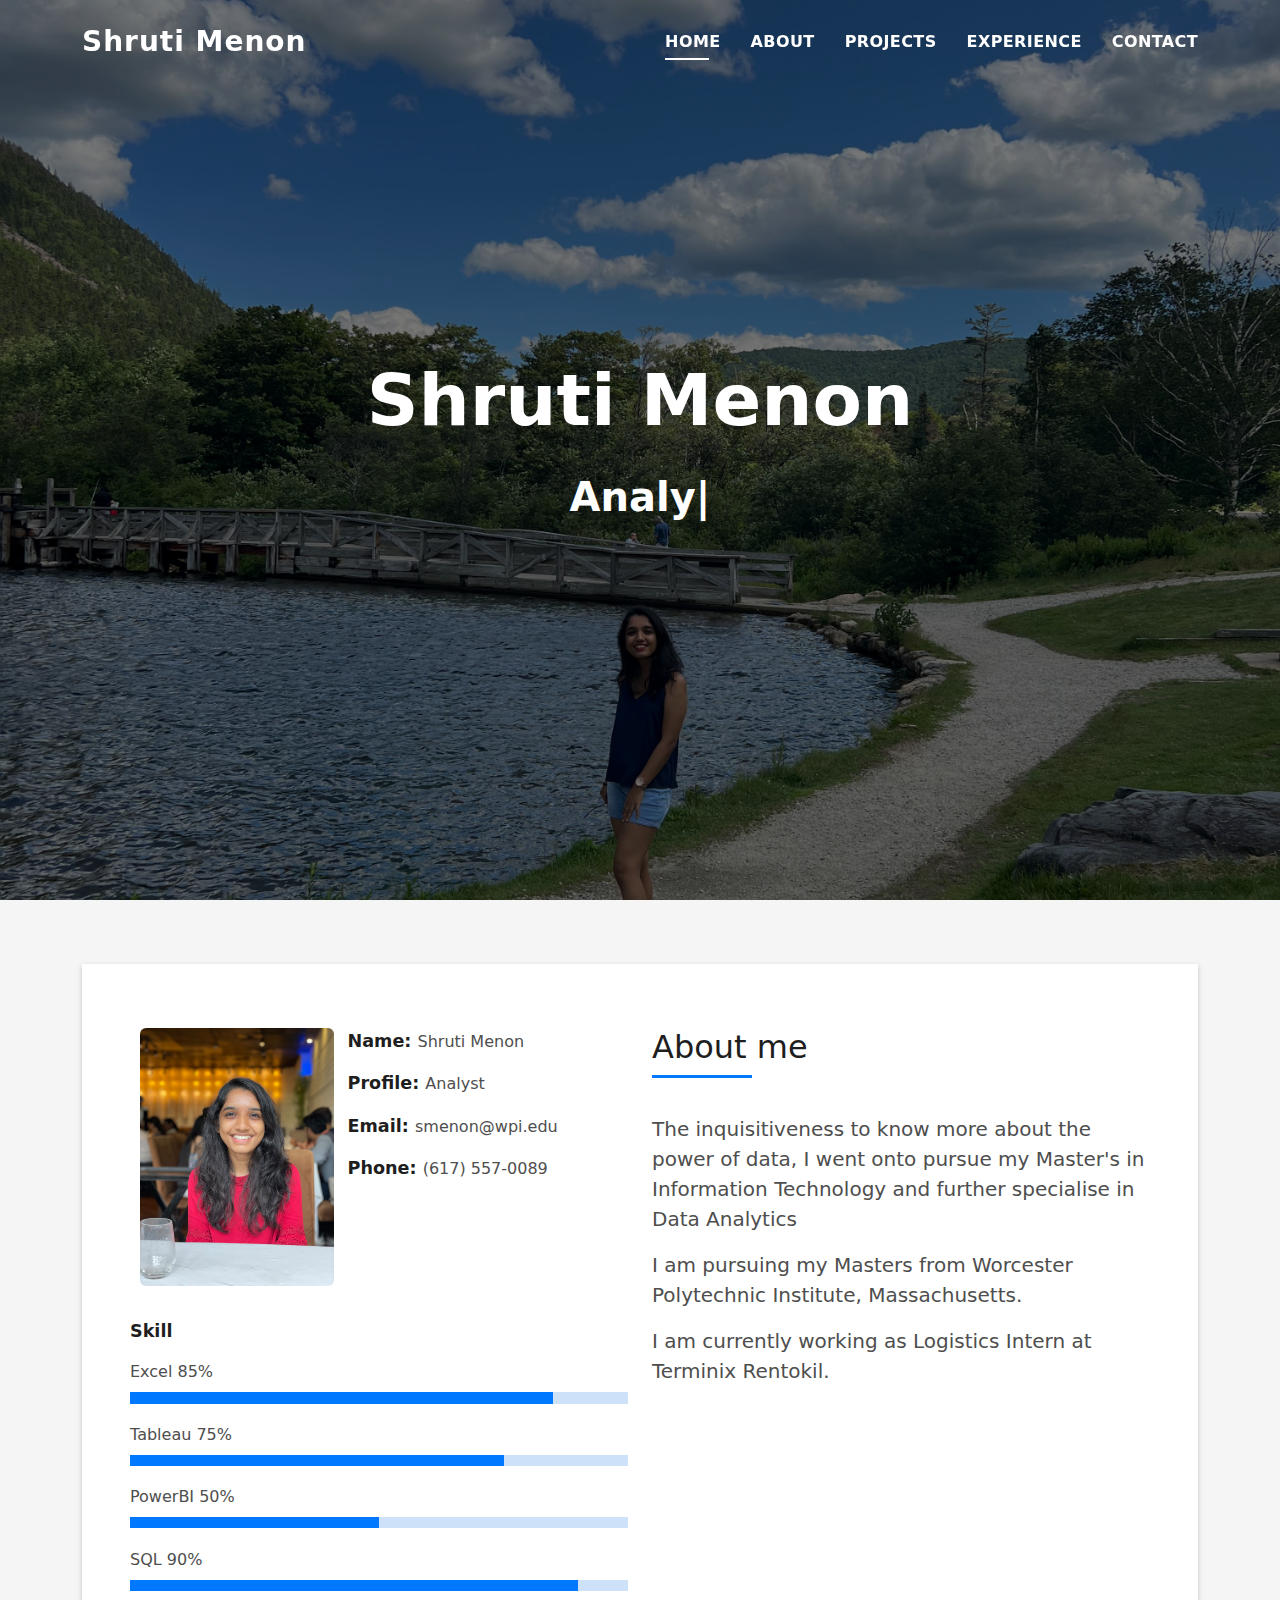
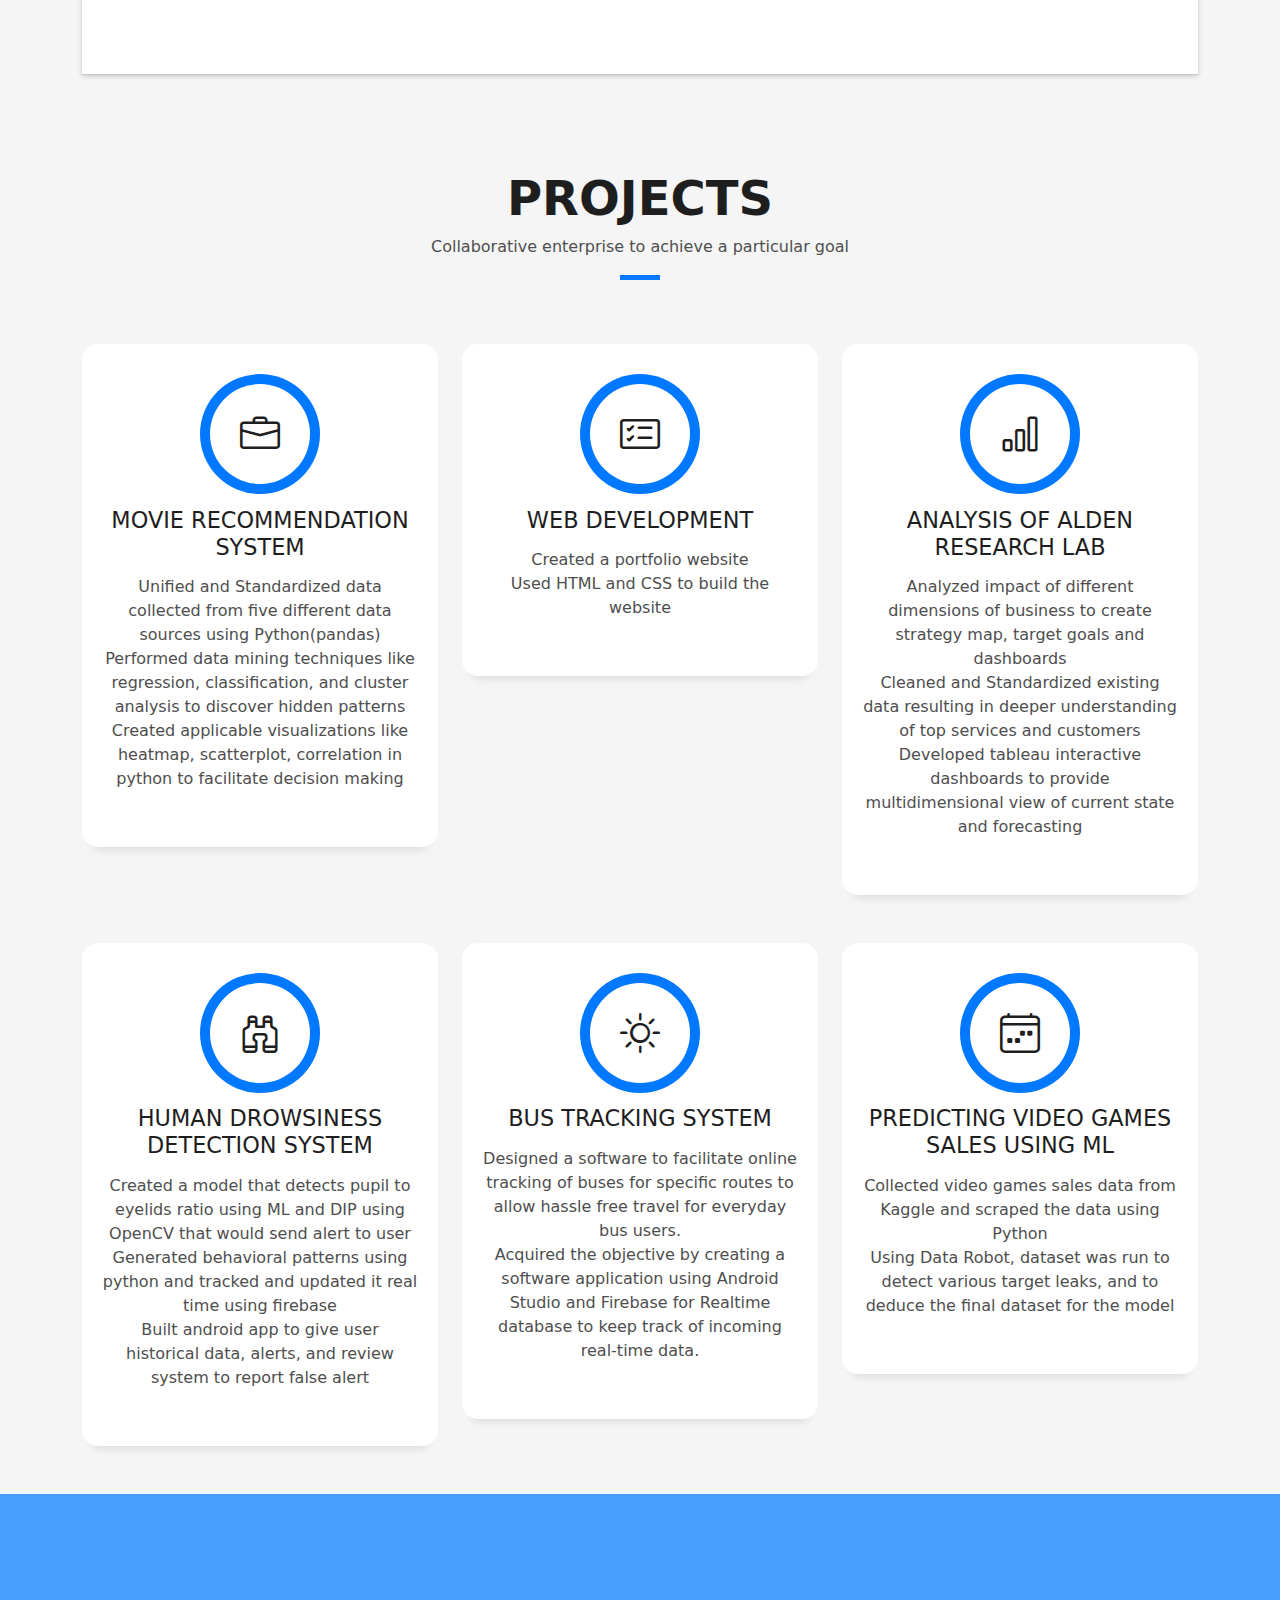
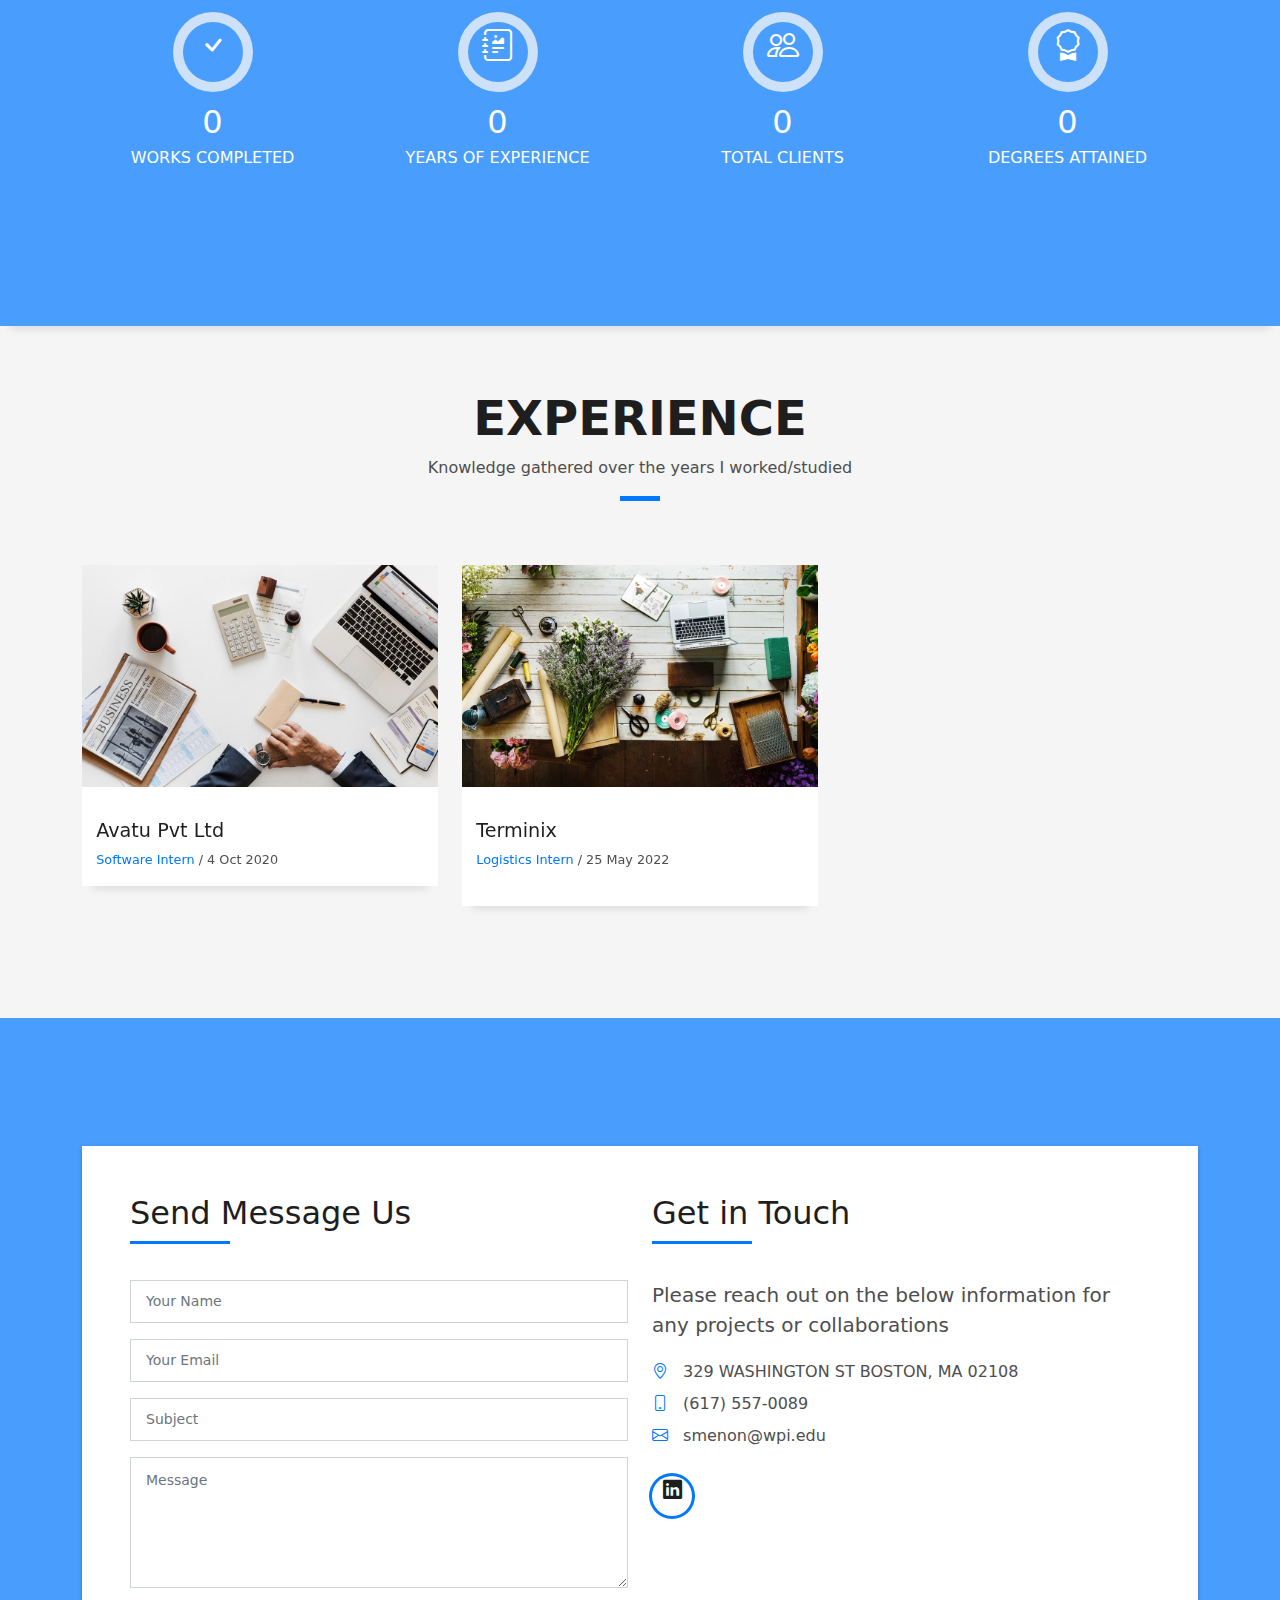
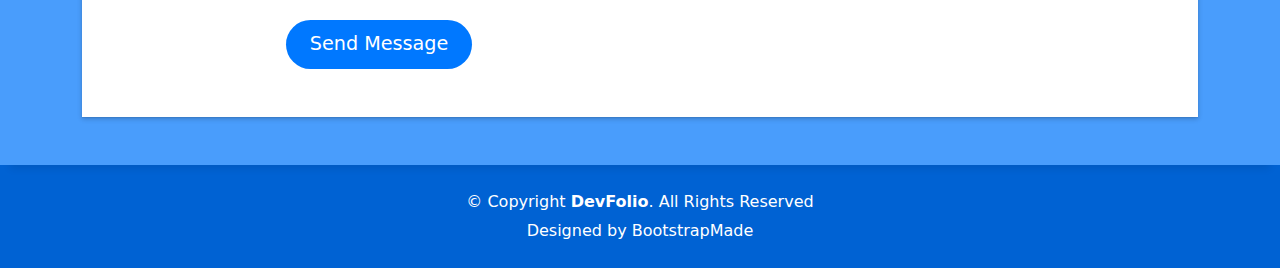
<file: index.html>
<!DOCTYPE html>
<html lang="en">

<head>
  <meta charset="utf-8">
  <meta content="width=device-width, initial-scale=1.0" name="viewport">

  <title>Shruti Portfolio</title>
  <meta content="" name="description">
  <meta content="" name="keywords">

  <!-- Favicons -->
  <link href="assets/img/favicon.png" rel="icon">
  <link href="assets/img/apple-touch-icon.png" rel="apple-touch-icon">

  <!-- Vendor CSS Files -->
  <link href="assets/vendor/bootstrap/css/bootstrap.min.css" rel="stylesheet">
  <link href="assets/vendor/bootstrap-icons/bootstrap-icons.css" rel="stylesheet">
  <link href="assets/vendor/glightbox/css/glightbox.min.css" rel="stylesheet">
  <link href="assets/vendor/swiper/swiper-bundle.min.css" rel="stylesheet">

  <!-- Template Main CSS File -->
  <link href="assets/css/style.css" rel="stylesheet">

  <!-- =======================================================
  * Template Name: DevFolio - v4.9.1
  * Template URL: https://bootstrapmade.com/devfolio-bootstrap-portfolio-html-template/
  * Author: BootstrapMade.com
  * License: https://bootstrapmade.com/license/
  ======================================================== -->
</head>

<body>

  <!-- ======= Header ======= -->
  <header id="header" class="fixed-top">
    <div class="container d-flex align-items-center justify-content-between">

      <h1 class="logo"><a href="index.html">Shruti Menon</a></h1>
      <!-- Uncomment below if you prefer to use an image logo -->
      <!-- <a href="index.html" class="logo"><img src="assets/img/logo.png" alt="" class="img-fluid"></a>-->

      <nav id="navbar" class="navbar">
        <ul>
          <li><a class="nav-link scrollto active" href="#hero">Home</a></li>
          <li><a class="nav-link scrollto" href="#about">About</a></li>
          <li><a class="nav-link scrollto" href="#Projects">Projects</a></li>
          <li><a class="nav-link scrollto " href="#Experience">Experience</a></li>
          <!-- <li><a class="nav-link scrollto " href="#blog">Blog</a></li> -->
          <!-- <li class="dropdown"><a href="#"><span>Drop Down</span> <i class="bi bi-chevron-down"></i></a>
            <ul>
              <li><a href="#">Drop Down 1</a></li>
              <li class="dropdown"><a href="#"><span>Deep Drop Down</span> <i class="bi bi-chevron-right"></i></a>
                <ul>
                  <li><a href="#">Deep Drop Down 1</a></li>
                  <li><a href="#">Deep Drop Down 2</a></li>
                  <li><a href="#">Deep Drop Down 3</a></li>
                  <li><a href="#">Deep Drop Down 4</a></li>
                  <li><a href="#">Deep Drop Down 5</a></li>
                </ul>
              </li>
              <li><a href="#">Drop Down 2</a></li>
              <li><a href="#">Drop Down 3</a></li>
              <li><a href="#">Drop Down 4</a></li>
            </ul> -->
          </li>
          <li><a class="nav-link scrollto" href="#contact">Contact</a></li>
        </ul>
        <i class="bi bi-list mobile-nav-toggle"></i>
      </nav><!-- .navbar -->

    </div>
  </header><!-- End Header -->

  <!-- ======= Hero Section ======= -->
  <div id="hero" class="hero route bg-image" style="background-image: url(assets/img/Shruti.jpg)">
    <div class="overlay-itro"></div>
    <div class="hero-content display-table">
      <div class="table-cell">
        <div class="container">
          <!--<p class="display-6 color-d">Hello, world!</p>-->
          <h1 class="hero-title mb-4">Shruti Menon</h1>
          <p class="hero-subtitle"><span class="typed" data-typed-items="Analyst, Business, Freelancer, Photographer"></span></p>
          <!-- <p class="pt-3"><a class="btn btn-primary btn js-scroll px-4" href="#about" role="button">Learn More</a></p> -->
        </div>
      </div>
    </div>
  </div><!-- End Hero Section -->

  <main id="main">

    <!-- ======= About Section ======= -->
    <section id="about" class="about-mf sect-pt4 route">
      <div class="container">
        <div class="row">
          <div class="col-sm-12">
            <div class="box-shadow-full">
              <div class="row">
                <div class="col-md-6">
                  <div class="row">
                    <div class="col-sm-6 col-md-5">
                      <div class="about-img">
                        <img src="assets/img/Shruti2.jpg" class="img-fluid rounded b-shadow-a" alt="">
                      </div>
                    </div>
                    <div class="col-sm-6 col-md-7">
                      <div class="about-info">
                        <p><span class="title-s">Name: </span> <span>Shruti Menon</span></p>
                        <p><span class="title-s">Profile: </span> <span>Analyst</span></p>
                        <p><span class="title-s">Email: </span> <span>smenon@wpi.edu</span></p>
                        <p><span class="title-s">Phone: </span> <span>(617) 557-0089</span></p>
                      </div>
                    </div>
                  </div>
                  <div class="skill-mf">
                    <p class="title-s">Skill</p>
                    <span>Excel</span> <span class="pull-right">85%</span>
                    <div class="progress">
                      <div class="progress-bar" role="progressbar" style="width: 85%;" aria-valuenow="85" aria-valuemin="0" aria-valuemax="100"></div>
                    </div>
                    <span>Tableau</span> <span class="pull-right">75%</span>
                    <div class="progress">
                      <div class="progress-bar" role="progressbar" style="width: 75%" aria-valuenow="75" aria-valuemin="0" aria-valuemax="100"></div>
                    </div>
                    <span>PowerBI</span> <span class="pull-right">50%</span>
                    <div class="progress">
                      <div class="progress-bar" role="progressbar" style="width: 50%" aria-valuenow="50" aria-valuemin="0" aria-valuemax="100"></div>
                    </div>
                    <span>SQL</span> <span class="pull-right">90%</span>
                    <div class="progress">
                      <div class="progress-bar" role="progressbar" style="width: 90%" aria-valuenow="90" aria-valuemin="0" aria-valuemax="100"></div>
                    </div>
                  </div>
                </div>
                <div class="col-md-6">
                  <div class="about-me pt-4 pt-md-0">
                    <div class="title-box-2">
                      <h5 class="title-left">
                        About me
                      </h5>
                    </div>
                    <p class="lead">
                      The inquisitiveness to know more about the power of data, I went onto pursue my Master's in 
                      Information Technology and further specialise in Data Analytics
                    </p>
                    <p class="lead">
                      I am pursuing my Masters from Worcester Polytechnic Institute, Massachusetts. 
                    </p>
                    <p class="lead">
                      I am currently working as Logistics Intern at Terminix Rentokil. 
                    </p>
                  </div>
                </div>
              </div>
            </div>
          </div>
        </div>
      </div>
    </section><!-- End About Section -->

    <!-- ======= Services Section ======= -->
    <section id="Projects" class="services-mf pt-5 route">
      <div class="container">
        <div class="row">
          <div class="col-sm-12">
            <div class="title-box text-center">
              <h3 class="title-a">
                Projects
              </h3>
              <p class="subtitle-a">
                Collaborative enterprise to achieve a particular goal
              </p>
              <div class="line-mf"></div>
            </div>
          </div>
        </div>
        <div class="row">
          <div class="col-md-4">
            <div class="service-box">
              <div class="service-ico">
                <span class="ico-circle"><i class="bi bi-briefcase"></i></span>
              </div>
              <div class="service-content">
                <h2 class="s-title">Movie Recommendation System</h2>
                <p class="s-description text-center">
                Unified and Standardized data collected from five different data sources using Python(pandas)
                <br>Performed data mining techniques like regression, classification, and cluster analysis to discover hidden patterns </br>
                Created applicable visualizations like heatmap, scatterplot, correlation in python to facilitate decision making
                </p>
              </div>
            </div>
          </div>
          <div class="col-md-4">
            <div class="service-box">
              <div class="service-ico">
                <span class="ico-circle"><i class="bi bi-card-checklist"></i></span>
              </div>
              <div class="service-content">
                <h2 class="s-title">Web Development</h2>
                <p class="s-description text-center">
                    Created a portfolio website 
                <br>Used HTML and CSS to build the  website</br>
                </p>
              </div>
            </div>
          </div>
          <div class="col-md-4">
            <div class="service-box">
              <div class="service-ico">
                <span class="ico-circle"><i class="bi bi-bar-chart"></i></span>
              </div>
              <div class="service-content">
                <h2 class="s-title">Analysis of Alden Research Lab</h2>
                <p class="s-description text-center">
                  Analyzed impact of different dimensions of business to create strategy map, target goals and dashboards
                 <br> Cleaned and Standardized existing data resulting in deeper understanding of top services and customers </br>
                  Developed tableau interactive dashboards to provide multidimensional view of current state and forecasting
                  </p>
                </p>
              </div>
            </div>
          </div>
          <div class="col-md-4">
            <div class="service-box">
              <div class="service-ico">
                <span class="ico-circle"><i class="bi bi-binoculars"></i></span>
              </div>
              <div class="service-content">
                <h2 class="s-title">Human Drowsiness Detection System</h2>
                <p class="s-description text-center">
                      Created a model that detects pupil to eyelids ratio using ML and DIP using OpenCV that would send alert to user 
                <br>  Generated behavioral patterns using python and tracked and updated it real time using firebase </br>
                      Built android app to give user historical data, alerts, and review system to report false alert 

                </p>
              </div>
            </div>
          </div>
          <div class="col-md-4">
            <div class="service-box">
              <div class="service-ico">
                <span class="ico-circle"><i class="bi bi-brightness-high"></i></span>
              </div>
              <div class="service-content">
                <h2 class="s-title">Bus tracking system</h2>
                <p class="s-description text-center">
                      Designed a software to facilitate online tracking of buses for specific routes to allow hassle free travel for everyday bus users.
                <br>  Acquired the objective by creating a software application using Android Studio and Firebase for Realtime database to keep track of incoming real-time data. </br>

                </p>
              </div>
            </div>
          </div>
          <div class="col-md-4">
            <div class="service-box">
              <div class="service-ico">
                <span class="ico-circle"><i class="bi bi-calendar4-week"></i></span>
              </div>
              <div class="service-content">
                <h2 class="s-title">Predicting Video Games Sales using ML</h2>
                <p class="s-description text-center">
                      Collected video games sales data from Kaggle and scraped the data using Python
                <br>  Using Data Robot, dataset was run to detect various target leaks, and to deduce the final dataset for the model </br>

                </p>
              </div>
            </div>
          </div>
        </div>
      </div>
    </section><!-- End Services Section -->

    <!-- ======= Counter Section ======= -->
    <div class="section-counter paralax-mf bg-image" style="background-image: url(assets/img/counters-bg.jpg)">
      <div class="overlay-mf"></div>
      <div class="container position-relative">
        <div class="row">
          <div class="col-sm-3 col-lg-3">
            <div class="counter-box counter-box pt-4 pt-md-0">
              <div class="counter-ico">
                <span class="ico-circle"><i class="bi bi-check"></i></span>
              </div>
              <div class="counter-num">
                <p data-purecounter-start="0" data-purecounter-end="10" data-purecounter-duration="1" class="counter purecounter"></p>
                <span class="counter-text">WORKS COMPLETED</span>
              </div>
            </div>
          </div>
          <div class="col-sm-3 col-lg-3">
            <div class="counter-box pt-4 pt-md-0">
              <div class="counter-ico">
                <span class="ico-circle"><i class="bi bi-journal-richtext"></i></span>
              </div>
              <div class="counter-num">
                <p data-purecounter-start="0" data-purecounter-end="1" data-purecounter-duration="1" class="counter purecounter"></p>
                <span class="counter-text">YEARS OF EXPERIENCE</span>
              </div>
            </div>
          </div>
          <div class="col-sm-3 col-lg-3">
            <div class="counter-box pt-4 pt-md-0">
              <div class="counter-ico">
                <span class="ico-circle"><i class="bi bi-people"></i></span>
              </div>
              <div class="counter-num">
                <p data-purecounter-start="0" data-purecounter-end="2" data-purecounter-duration="1" class="counter purecounter"></p>
                <span class="counter-text">TOTAL CLIENTS</span>
              </div>
            </div>
          </div>
          <div class="col-sm-3 col-lg-3">
            <div class="counter-box pt-4 pt-md-0">
              <div class="counter-ico">
                <span class="ico-circle"><i class="bi bi-award"></i></span>
              </div>
              <div class="counter-num">
                <p data-purecounter-start="0" data-purecounter-end="2" data-purecounter-duration="1" class="counter purecounter"></p>
                <span class="counter-text">DEGREES ATTAINED</span>
              </div>
            </div>
          </div>
        </div>
      </div>
    </div><!-- End Counter Section -->

    <!-- ======= Portfolio Section ======= -->
    <section id="Experience" class="portfolio-mf sect-pt4 route">
      <div class="container">
        <div class="row">
          <div class="col-sm-12">
            <div class="title-box text-center">
              <h3 class="title-a">
                Experience
              </h3>
              <p class="subtitle-a">
                Knowledge gathered over the years I worked/studied
              </p>
              <div class="line-mf"></div>
            </div>
          </div>
        </div>
        <div class="row">
          <div class="col-md-4">
            <div class="work-box">
              <a href="assets/img/work-1.jpg" data-gallery="portfolioGallery" class="portfolio-lightbox">
                <div class="work-img">
                  <img src="assets/img/work-3.jpg" alt="" class="img-fluid">
                </div>
              </a>
              <div class="work-content">
                <div class="row">
                  <div class="col-sm-8">
                    <h2 class="w-title">Avatu Pvt Ltd</h2>
                    <div class="w-more">
                      <span class="w-ctegory">Software Intern</span> / <span class="w-date">4 Oct 2020</span>
                    </div>
                  </div>
                  <div class="col-sm-4">
                    <div class="w-like">
                      <!-- <a href="portfolio-details.html"> <span class="bi bi-plus-circle"></span></a> -->
                    </div>
                  </div>
                </div>
              </div>
            </div>
          </div>
          <div class="col-md-4">
            <div class="work-box">
              <a href="assets/img/work-2.jpg" data-gallery="portfolioGallery" class="portfolio-lightbox">
                <div class="work-img">
                  <img src="assets/img/work-5.jpg" alt="" class="img-fluid">
                </div>
              </a>
              <div class="work-content">
                <div class="row">
                  <div class="col-sm-8">
                    <h2 class="w-title">Terminix</h2>
                    <div class="w-more">
                      <span class="w-ctegory">Logistics Intern</span> / <span class="w-date">25 May 2022</span>
                    </div>
                  </div>
                  <!-- <div class="col-sm-4">
                    <div class="w-like">
                      <a href="portfolio-details.html"> <span class="bi bi-plus-circle"></span></a>
                    </div>
                  </div>
                </div>
              </div>
            </div>
          </div>
          <div class="col-md-4">
            <div class="work-box">
              <a href="assets/img/work-3.jpg" data-gallery="portfolioGallery" class="portfolio-lightbox">
                <div class="work-img">
                  <img src="assets/img/work-3.jpg" alt="" class="img-fluid">
                </div>
              </a>
              <div class="work-content">
                <div class="row">
                  <div class="col-sm-8">
                    <h2 class="w-title">Mavrito Lana Dere</h2>
                    <div class="w-more">
                      <span class="w-ctegory">Web Design</span> / <span class="w-date">18 Sep. 2018</span>
                    </div>
                  </div>
                  <div class="col-sm-4">
                    <div class="w-like">
                      <a href="portfolio-details.html"> <span class="bi bi-plus-circle"></span></a>
                    </div>
                  </div>
                </div>
              </div>
            </div>
          </div>
          <div class="col-md-4">
            <div class="work-box">
              <a href="assets/img/work-4.jpg" data-gallery="portfolioGallery" class="portfolio-lightbox">
                <div class="work-img">
                  <img src="assets/img/work-4.jpg" alt="" class="img-fluid">
                </div>
              </a>
              <div class="work-content">
                <div class="row">
                  <div class="col-sm-8">
                    <h2 class="w-title">Bindo Laro Cado</h2>
                    <div class="w-more">
                      <span class="w-ctegory">Web Design</span> / <span class="w-date">18 Sep. 2018</span>
                    </div>
                  </div>
                  <div class="col-sm-4">
                    <div class="w-like">
                      <a href="portfolio-details.html"> <span class="bi bi-plus-circle"></span></a>
                    </div>
                  </div>
                </div>
              </div>
            </div>
          </div>
          <div class="col-md-4">
            <div class="work-box">
              <a href="assets/img/work-5.jpg" data-gallery="portfolioGallery" class="portfolio-lightbox">
                <div class="work-img">
                  <img src="assets/img/work-5.jpg" alt="" class="img-fluid">
                </div>
              </a>
              <div class="work-content">
                <div class="row">
                  <div class="col-sm-8">
                    <h2 class="w-title">Studio Lena Mado</h2>
                    <div class="w-more">
                      <span class="w-ctegory">Web Design</span> / <span class="w-date">18 Sep. 2018</span>
                    </div>
                  </div>
                  <div class="col-sm-4">
                    <div class="w-like">
                      <a href="portfolio-details.html"> <span class="bi bi-plus-circle"></span></a>
                    </div>
                  </div>
                </div>
              </div>
            </div>
          </div>
          <div class="col-md-4">
            <div class="work-box">
              <a href="assets/img/work-6.jpg" data-gallery="portfolioGallery" class="portfolio-lightbox">
                <div class="work-img">
                  <img src="assets/img/work-6.jpg" alt="" class="img-fluid">
                </div>
              </a>
              <div class="work-content">
                <div class="row">
                  <div class="col-sm-8">
                    <h2 class="w-title">Studio Big Bang</h2>
                    <div class="w-more">
                      <span class="w-ctegory">Web Design</span> / <span class="w-date">18 Sep. 2017</span>
                    </div>
                  </div>
                  <div class="col-sm-4">
                    <div class="w-like">
                      <a href="portfolio-details.html"> <span class="bi bi-plus-circle"></span></a>
                    </div>
                  </div>
                </div>
              </div>
            </div>
          </div>

        </div>
      </div>
     </section> 
     <!-- End Portfolio Section  -->

    <!-- ======= Testimonials Section ======= -->
    <!-- <div class="testimonials paralax-mf bg-image" style="background-image: url(assets/img/overlay-bg.jpg)">
      <div class="overlay-mf"></div>
      <div class="container">
        <div class="row">
          <div class="col-md-12">

            <div class="testimonials-slider swiper" data-aos="fade-up" data-aos-delay="100">
              <div class="swiper-wrapper">

                <div class="swiper-slide">
                  <div class="testimonial-box">
                    <div class="author-test">
                      <img src="assets/img/testimonial-2.jpg" alt="" class="rounded-circle b-shadow-a">
                      <span class="author">Xavi Alonso</span>
                    </div>
                    <div class="content-test">
                      <p class="description lead">
                        Curabitur arcu erat, accumsan id imperdiet et, porttitor at sem. Lorem ipsum dolor sit amet,
                        consectetur adipiscing elit.
                      </p>
                    </div>
                  </div>
                </div>End testimonial item -->

                <!-- <div class="swiper-slide">
                  <div class="testimonial-box">
                    <div class="author-test">
                      <img src="assets/img/testimonial-4.jpg" alt="" class="rounded-circle b-shadow-a">
                      <span class="author">Marta Socrate</span>
                    </div>
                    <div class="content-test">
                      <p class="description lead">
                        Curabitur arcu erat, accumsan id imperdiet et, porttitor at sem. Lorem ipsum dolor sit amet,
                        consectetur adipiscing elit.
                      </p>
                    </div>
                  </div>
                </div> End testimonial item -->
              </div>
              <div class="swiper-pagination"></div>
            </div>

            <!-- <div id="testimonial-mf" class="owl-carousel owl-theme">
          
        </div> -->
          </div>
        </div>
      </div>
    </div><!--End Testimonials Section -->

    <!-- ======= Blog Section ======= -->
    <!-- <section id="blog" class="blog-mf sect-pt4 route">
      <div class="container">
        <div class="row">
          <div class="col-sm-12">
            <div class="title-box text-center">
              <h3 class="title-a">
                Blog
              </h3>
              <p class="subtitle-a">
                Lorem ipsum, dolor sit amet consectetur adipisicing elit.
              </p>
              <div class="line-mf"></div>
            </div>
          </div>
        </div>
        <div class="row">
          <div class="col-md-4">
            <div class="card card-blog">
              <div class="card-img">
                <a href="blog-single.html"><img src="assets/img/post-1.jpg" alt="" class="img-fluid"></a>
              </div>
              <div class="card-body">
                <div class="card-category-box">
                  <div class="card-category">
                    <h6 class="category">Travel</h6>
                  </div>
                </div>
                <h3 class="card-title"><a href="blog-single.html">See more ideas about Travel</a></h3>
                <p class="card-description">
                  Proin eget tortor risus. Pellentesque in ipsum id orci porta dapibus. Praesent sapien massa, convallis
                  a pellentesque nec,
                  egestas non nisi.
                </p>
              </div>
              <div class="card-footer">
                <div class="post-author">
                  <a href="#">
                    <img src="assets/img/testimonial-2.jpg" alt="" class="avatar rounded-circle">
                    <span class="author">Morgan Freeman</span>
                  </a>
                </div>
                <div class="post-date">
                  <span class="bi bi-clock"></span> 10 min
                </div>
              </div>
            </div>
          </div>
          <div class="col-md-4">
            <div class="card card-blog">
              <div class="card-img">
                <a href="blog-single.html"><img src="assets/img/post-2.jpg" alt="" class="img-fluid"></a>
              </div>
              <div class="card-body">
                <div class="card-category-box">
                  <div class="card-category">
                    <h6 class="category">Web Design</h6>
                  </div>
                </div>
                <h3 class="card-title"><a href="blog-single.html">See more ideas about Travel</a></h3>
                <p class="card-description">
                  Proin eget tortor risus. Pellentesque in ipsum id orci porta dapibus. Praesent sapien massa, convallis
                  a pellentesque nec,
                  egestas non nisi.
                </p>
              </div>
              <div class="card-footer">
                <div class="post-author">
                  <a href="#">
                    <img src="assets/img/testimonial-2.jpg" alt="" class="avatar rounded-circle">
                    <span class="author">Morgan Freeman</span>
                  </a>
                </div>
                <div class="post-date">
                  <span class="bi bi-clock"></span> 10 min
                </div>
              </div>
            </div>
          </div>
          <div class="col-md-4">
            <div class="card card-blog">
              <div class="card-img">
                <a href="blog-single.html"><img src="assets/img/post-3.jpg" alt="" class="img-fluid"></a>
              </div>
              <div class="card-body">
                <div class="card-category-box">
                  <div class="card-category">
                    <h6 class="category">Web Design</h6>
                  </div>
                </div>
                <h3 class="card-title"><a href="blog-single.html">See more ideas about Travel</a></h3>
                <p class="card-description">
                  Proin eget tortor risus. Pellentesque in ipsum id orci porta dapibus. Praesent sapien massa, convallis
                  a pellentesque nec,
                  egestas non nisi.
                </p>
              </div>
              <div class="card-footer">
                <div class="post-author">
                  <a href="#">
                    <img src="assets/img/testimonial-2.jpg" alt="" class="avatar rounded-circle">
                    <span class="author">Morgan Freeman</span>
                  </a>
                </div>
                <div class="post-date">
                  <span class="bi bi-clock"></span> 10 min
                </div>
              </div>
            </div>
          </div>
        </div>
      </div>
    </section>End Blog Section -->

    <!-- ======= Contact Section ======= -->
    <section id="contact" class="paralax-mf footer-paralax bg-image sect-mt4 route" style="background-image: url(assets/img/overlay-bg.jpg)">
      <div class="overlay-mf"></div>
      <div class="container">
        <div class="row">
          <div class="col-sm-12">
            <div class="contact-mf">
              <div id="contact" class="box-shadow-full">
                <div class="row">
                  <div class="col-md-6">
                    <div class="title-box-2">
                      <h5 class="title-left">
                        Send Message Us
                      </h5>
                    </div>
                    <div>
                      <form action="forms/contact.php" method="post" role="form" class="php-email-form">
                        <div class="row">
                          <div class="col-md-12 mb-3">
                            <div class="form-group">
                              <label for="name" class="sr-only">Name</label>
                              <input type="text" name="name" class="form-control" id="name" placeholder="Your Name" required>
                            </div>
                          </div>
                          <div class="col-md-12 mb-3">
                            <div class="form-group">
                              <label for="email" class="sr-only">Your Email</label>
                              <input type="email" class="form-control" name="email" id="email" placeholder="Your Email" required>
                            </div>
                          </div>
                          <div class="col-md-12 mb-3">
                            <div class="form-group">
                              <label for="subject" class="sr-only">subject</label>
                              <input type="text" class="form-control" name="subject" id="subject" placeholder="Subject" required>
                            </div>
                          </div>
                          <div class="col-md-12">
                            <div class="form-group">
                              <textarea class="form-control" name="message" rows="5" placeholder="Message" required></textarea>
                            </div>
                          </div>
                          <div class="col-md-12 text-center my-3">
                            <div class="loading">Loading</div>
                            <div class="error-message"></div>
                            <div class="sent-message">Your message has been sent. Thank you!</div>
                          </div>
                          <div class="col-md-12 text-center">
                            <button type="submit" class="button button-a button-big button-rouded">Send Message</button>
                          </div>
                        </div>
                      </form>
                    </div>
                  </div>
                  <div class="col-md-6">
                    <div class="title-box-2 pt-4 pt-md-0">
                      <h5 class="title-left">
                        Get in Touch
                      </h5>
                    </div>
                    <div class="more-info">
                      <p class="lead">
                        Please reach out on the below information for any projects or collaborations
                      </p>
                      <ul class="list-ico">
                        <li><span class="bi bi-geo-alt"></span> 329 WASHINGTON ST BOSTON, MA 02108</li>
                        <li><span class="bi bi-phone"></span> (617) 557-0089</li>
                        <li><span class="bi bi-envelope"></span> smenon@wpi.edu</li>
                      </ul>
                    </div>
                    <div class="socials">
                      <ul>
                        <!-- <li><a href=""><span class="ico-circle"><i class="bi bi-facebook"></i></span></a></li>
                        <li><a href=""><span class="ico-circle"><i class="bi bi-instagram"></i></span></a></li>
                        <li><a href=""><span class="ico-circle"><i class="bi bi-twitter"></i></span></a></li> -->
                        <li><a href="https://www.linkedin.com/in/smenon4497/"><span class="ico-circle"><i class="bi bi-linkedin"></i></span></a></li>
                      </ul>
                    </div>
                  </div>
                </div>
              </div>
            </div>
          </div>
        </div>
      </div>
    </section><!-- End Contact Section -->

  </main><!-- End #main -->

  <!-- ======= Footer ======= -->
  <footer>
    <div class="container">
      <div class="row">
        <div class="col-sm-12">
          <div class="copyright-box">
            <p class="copyright">&copy; Copyright <strong>DevFolio</strong>. All Rights Reserved</p>
            <div class="credits">
              <!--
              All the links in the footer should remain intact.
              You can delete the links only if you purchased the pro version.
              Licensing information: https://bootstrapmade.com/license/
              Purchase the pro version with working PHP/AJAX contact form: https://bootstrapmade.com/buy/?theme=DevFolio
            -->
              Designed by <a href="https://bootstrapmade.com/">BootstrapMade</a>
            </div>
          </div>
        </div>
      </div>
    </div>
  </footer><!-- End  Footer -->

  <div id="preloader"></div>
  <a href="#" class="back-to-top d-flex align-items-center justify-content-center"><i class="bi bi-arrow-up-short"></i></a>

  <!-- Vendor JS Files -->
  <script src="assets/vendor/purecounter/purecounter_vanilla.js"></script>
  <script src="assets/vendor/bootstrap/js/bootstrap.bundle.min.js"></script>
  <script src="assets/vendor/glightbox/js/glightbox.min.js"></script>
  <script src="assets/vendor/swiper/swiper-bundle.min.js"></script>
  <script src="assets/vendor/typed.js/typed.min.js"></script>
  <script src="assets/vendor/php-email-form/validate.js"></script>

  <!-- Template Main JS File -->
  <script src="assets/js/main.js"></script>

</body>

</html>
</file>
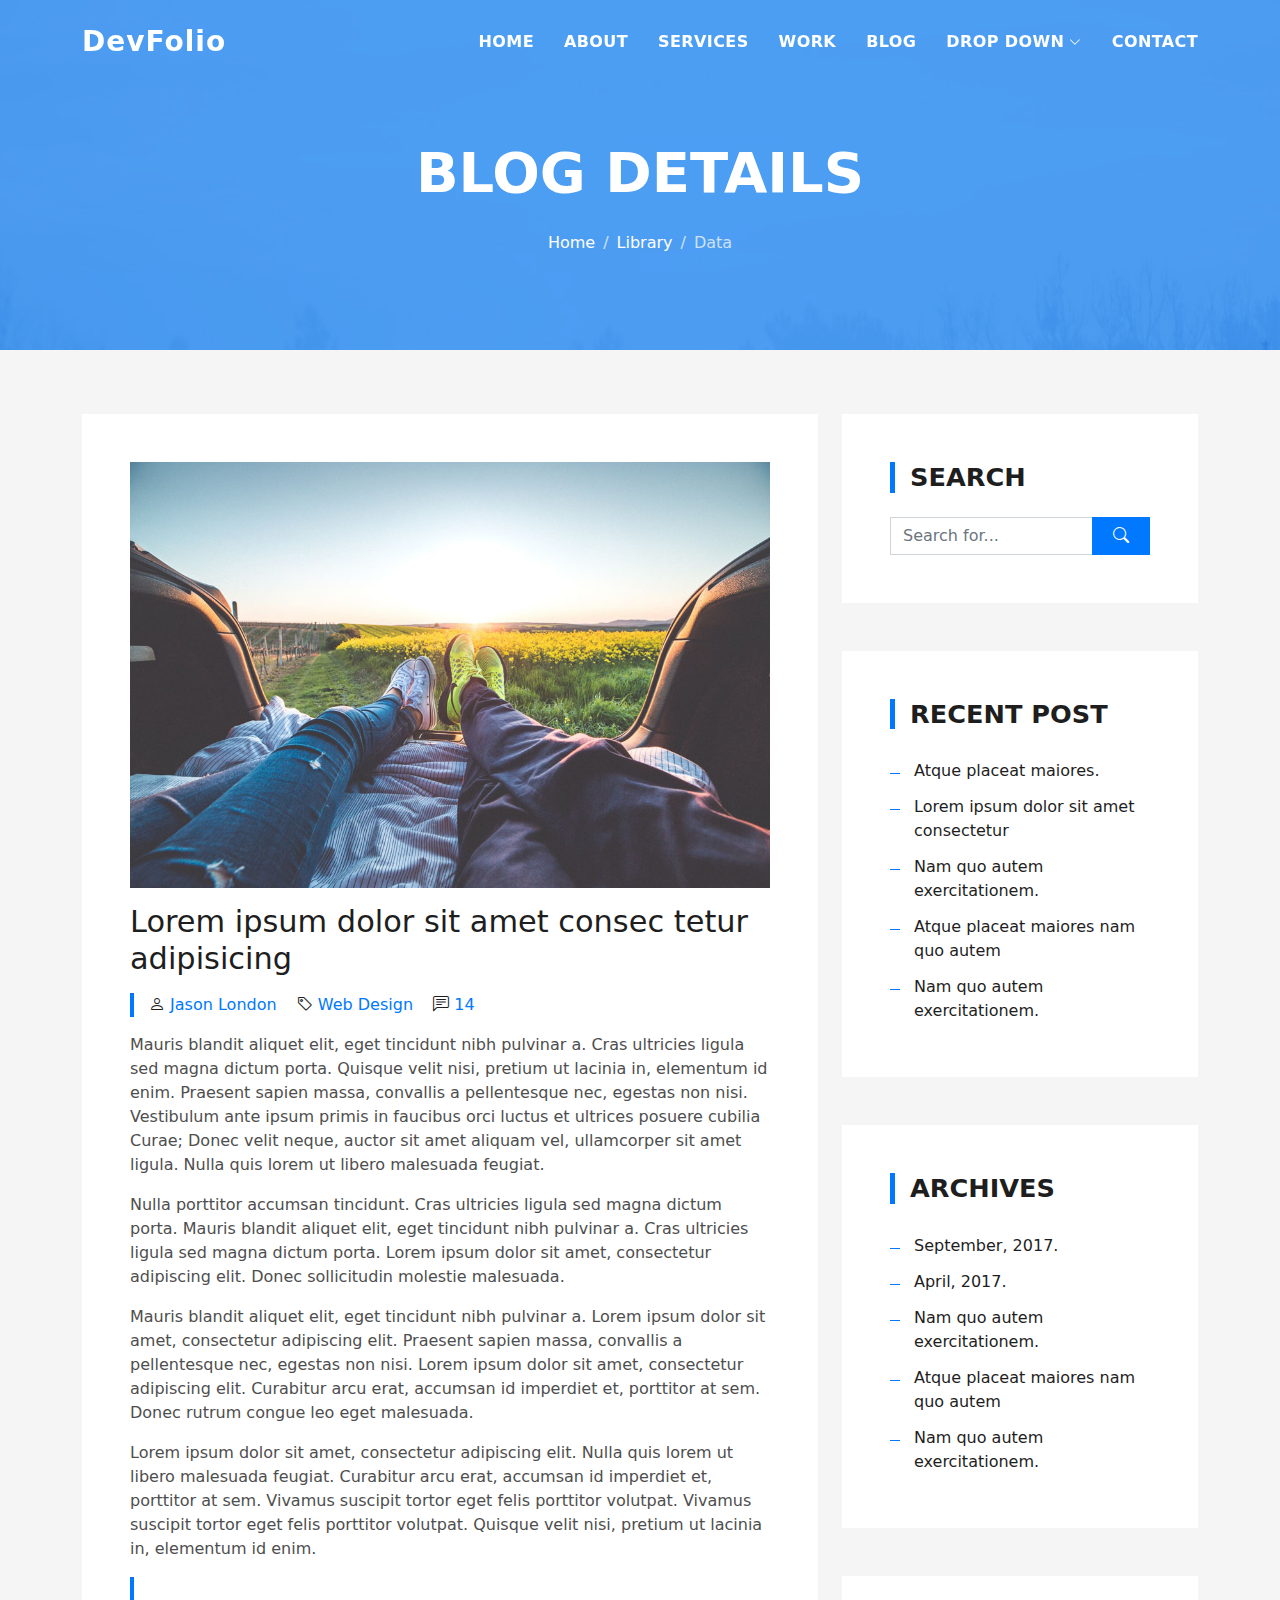
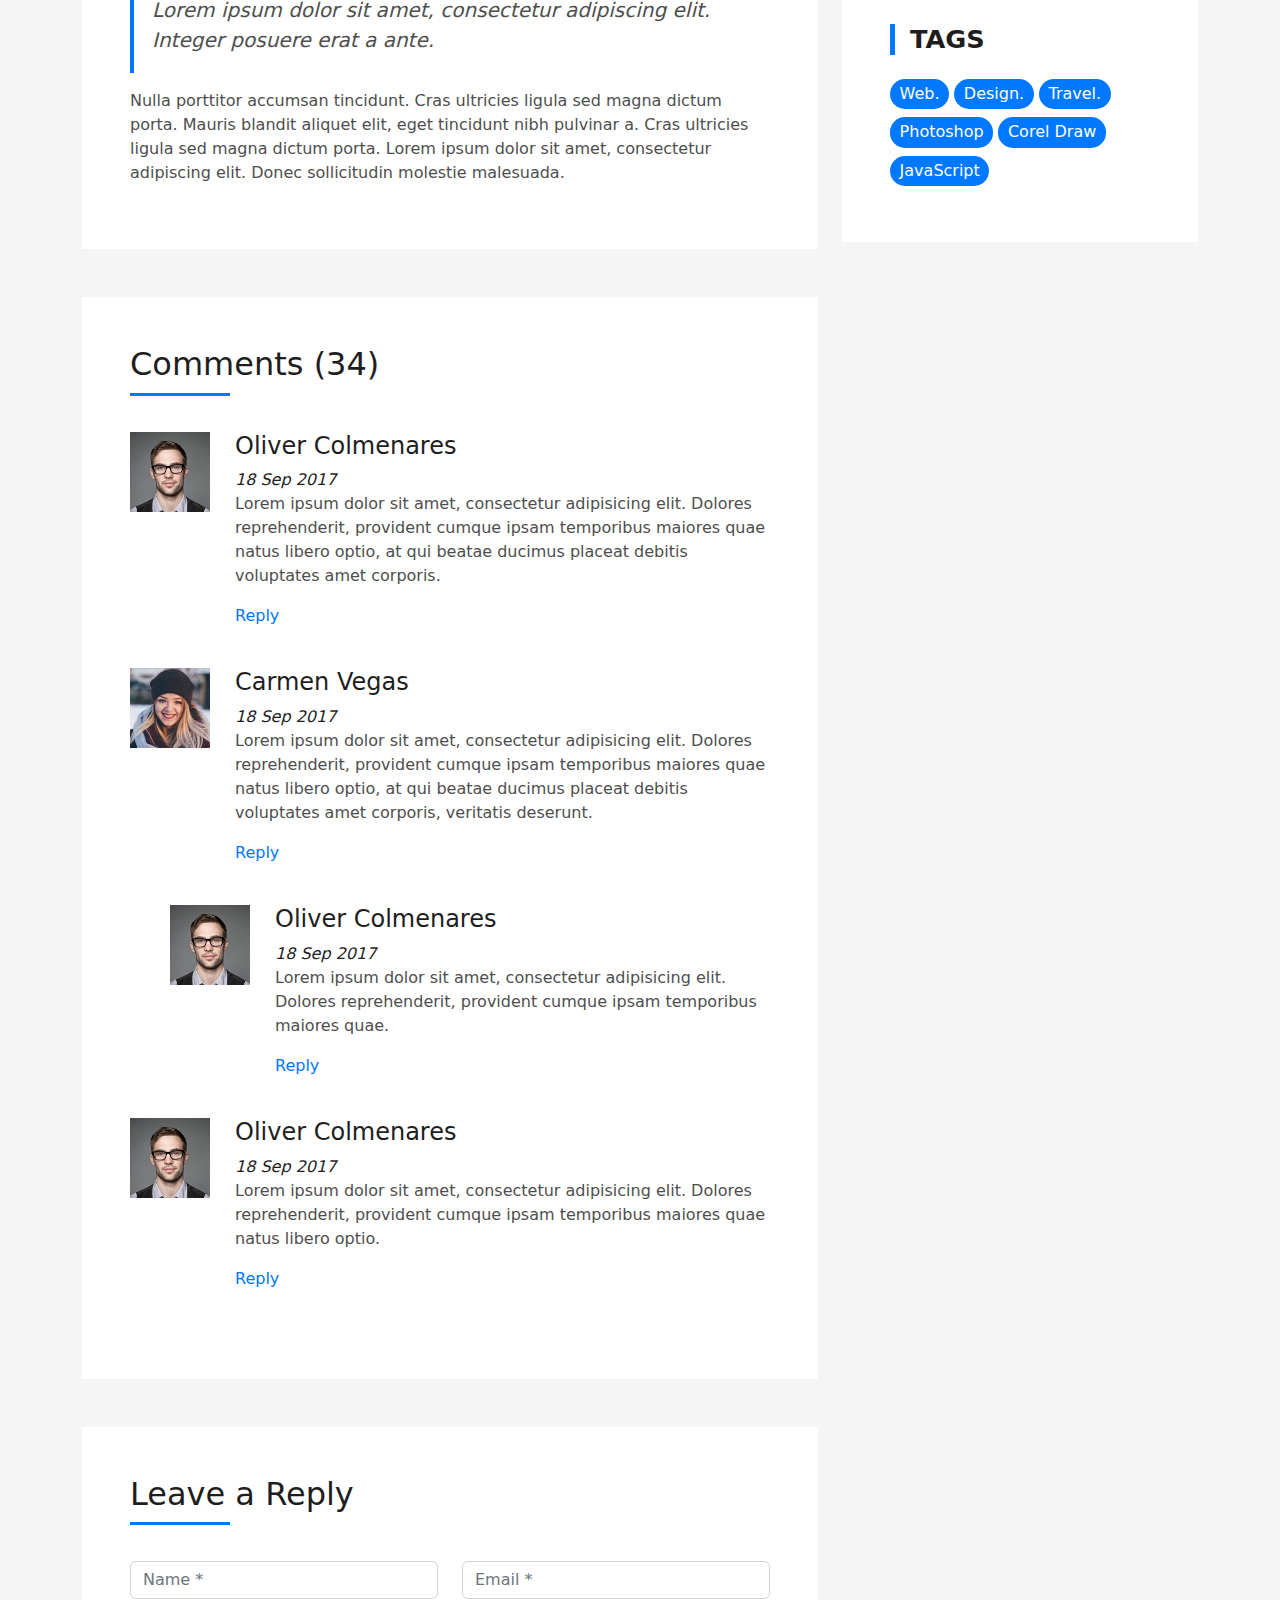
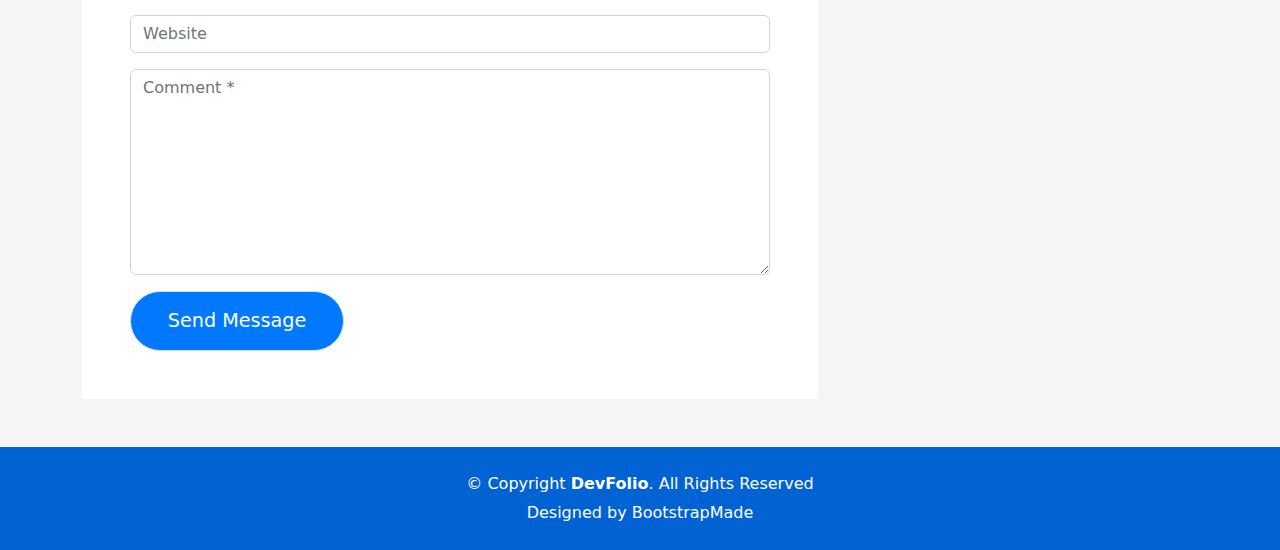
<file: blog-single.html>
<!DOCTYPE html>
<html lang="en">

<head>
  <meta charset="utf-8">
  <meta content="width=device-width, initial-scale=1.0" name="viewport">

  <title>DevFolio Bootstrap Portfolio Template - Blog Single</title>
  <meta content="" name="description">
  <meta content="" name="keywords">

  <!-- Favicons -->
  <link href="assets/img/favicon.png" rel="icon">
  <link href="assets/img/apple-touch-icon.png" rel="apple-touch-icon">

  <!-- Vendor CSS Files -->
  <link href="assets/vendor/bootstrap/css/bootstrap.min.css" rel="stylesheet">
  <link href="assets/vendor/bootstrap-icons/bootstrap-icons.css" rel="stylesheet">
  <link href="assets/vendor/glightbox/css/glightbox.min.css" rel="stylesheet">
  <link href="assets/vendor/swiper/swiper-bundle.min.css" rel="stylesheet">

  <!-- Template Main CSS File -->
  <link href="assets/css/style.css" rel="stylesheet">

  <!-- =======================================================
  * Template Name: DevFolio - v4.9.1
  * Template URL: https://bootstrapmade.com/devfolio-bootstrap-portfolio-html-template/
  * Author: BootstrapMade.com
  * License: https://bootstrapmade.com/license/
  ======================================================== -->
</head>

<body>

  <!-- ======= Header ======= -->
  <header id="header" class="fixed-top">
    <div class="container d-flex align-items-center justify-content-between">

      <h1 class="logo"><a href="index.html">DevFolio</a></h1>
      <!-- Uncomment below if you prefer to use an image logo -->
      <!-- <a href="index.html" class="logo"><img src="assets/img/logo.png" alt="" class="img-fluid"></a>-->

      <nav id="navbar" class="navbar">
        <ul>
          <li><a class="nav-link scrollto " href="#hero">Home</a></li>
          <li><a class="nav-link scrollto" href="#about">About</a></li>
          <li><a class="nav-link scrollto" href="#services">Services</a></li>
          <li><a class="nav-link scrollto " href="#work">Work</a></li>
          <li><a class="nav-link scrollto " href="#blog">Blog</a></li>
          <li class="dropdown"><a href="#"><span>Drop Down</span> <i class="bi bi-chevron-down"></i></a>
            <ul>
              <li><a href="#">Drop Down 1</a></li>
              <li class="dropdown"><a href="#"><span>Deep Drop Down</span> <i class="bi bi-chevron-right"></i></a>
                <ul>
                  <li><a href="#">Deep Drop Down 1</a></li>
                  <li><a href="#">Deep Drop Down 2</a></li>
                  <li><a href="#">Deep Drop Down 3</a></li>
                  <li><a href="#">Deep Drop Down 4</a></li>
                  <li><a href="#">Deep Drop Down 5</a></li>
                </ul>
              </li>
              <li><a href="#">Drop Down 2</a></li>
              <li><a href="#">Drop Down 3</a></li>
              <li><a href="#">Drop Down 4</a></li>
            </ul>
          </li>
          <li><a class="nav-link scrollto" href="#contact">Contact</a></li>
        </ul>
        <i class="bi bi-list mobile-nav-toggle"></i>
      </nav><!-- .navbar -->

    </div>
  </header><!-- End Header -->

  <div class="hero hero-single route bg-image" style="background-image: url(assets/img/overlay-bg.jpg)">
    <div class="overlay-mf"></div>
    <div class="hero-content display-table">
      <div class="table-cell">
        <div class="container">
          <h2 class="hero-title mb-4">Blog Details</h2>
          <ol class="breadcrumb d-flex justify-content-center">
            <li class="breadcrumb-item">
              <a href="#">Home</a>
            </li>
            <li class="breadcrumb-item">
              <a href="#">Library</a>
            </li>
            <li class="breadcrumb-item active">Data</li>
          </ol>
        </div>
      </div>
    </div>
  </div>

  <main id="main">

    <!-- ======= Blog Single Section ======= -->
    <section class="blog-wrapper sect-pt4" id="blog">
      <div class="container">
        <div class="row">
          <div class="col-md-8">
            <div class="post-box">
              <div class="post-thumb">
                <img src="assets/img/post-1.jpg" class="img-fluid" alt="">
              </div>
              <div class="post-meta">
                <h1 class="article-title">Lorem ipsum dolor sit amet consec tetur adipisicing</h1>
                <ul>
                  <li>
                    <span class="bi bi-person"></span>
                    <a href="#">Jason London</a>
                  </li>
                  <li>
                    <span class="bi bi-tag"></span>
                    <a href="#">Web Design</a>
                  </li>
                  <li>
                    <span class="bi bi-chat-left-text"></span>
                    <a href="#">14</a>
                  </li>
                </ul>
              </div>
              <div class="article-content">
                <p>
                  Mauris blandit aliquet elit, eget tincidunt nibh pulvinar a. Cras ultricies ligula sed magna dictum
                  porta. Quisque velit
                  nisi, pretium ut lacinia in, elementum id enim. Praesent sapien massa, convallis a pellentesque
                  nec, egestas non nisi. Vestibulum ante ipsum primis in faucibus orci luctus et ultrices posuere
                  cubilia Curae; Donec velit neque, auctor sit amet aliquam vel, ullamcorper sit amet ligula.
                  Nulla quis lorem ut libero malesuada feugiat.
                </p>
                <p>
                  Nulla porttitor accumsan tincidunt. Cras ultricies ligula sed magna dictum porta. Mauris blandit
                  aliquet elit, eget tincidunt
                  nibh pulvinar a. Cras ultricies ligula sed magna dictum porta. Lorem ipsum dolor sit amet,
                  consectetur adipiscing elit. Donec sollicitudin molestie malesuada.
                </p>
                <p>
                  Mauris blandit aliquet elit, eget tincidunt nibh pulvinar a. Lorem ipsum dolor sit amet, consectetur
                  adipiscing elit. Praesent
                  sapien massa, convallis a pellentesque nec, egestas non nisi. Lorem ipsum dolor sit amet,
                  consectetur adipiscing elit. Curabitur arcu erat, accumsan id imperdiet et, porttitor at
                  sem. Donec rutrum congue leo eget malesuada.
                </p>
                <p>
                  Lorem ipsum dolor sit amet, consectetur adipiscing elit. Nulla quis lorem ut libero malesuada feugiat.
                  Curabitur arcu erat,
                  accumsan id imperdiet et, porttitor at sem. Vivamus suscipit tortor eget felis porttitor
                  volutpat. Vivamus suscipit tortor eget felis porttitor volutpat. Quisque velit nisi, pretium
                  ut lacinia in, elementum id enim.
                </p>
                <blockquote class="blockquote">
                  <p class="mb-0">Lorem ipsum dolor sit amet, consectetur adipiscing elit. Integer posuere erat a ante.</p>
                </blockquote>
                <p>
                  Nulla porttitor accumsan tincidunt. Cras ultricies ligula sed magna dictum porta. Mauris blandit
                  aliquet elit, eget tincidunt
                  nibh pulvinar a. Cras ultricies ligula sed magna dictum porta. Lorem ipsum dolor sit amet,
                  consectetur adipiscing elit. Donec sollicitudin molestie malesuada.
                </p>
              </div>
            </div>
            <div class="box-comments">
              <div class="title-box-2">
                <h4 class="title-comments title-left">Comments (34)</h4>
              </div>
              <ul class="list-comments">
                <li>
                  <div class="comment-avatar">
                    <img src="assets/img/testimonial-2.jpg" alt="">
                  </div>
                  <div class="comment-details">
                    <h4 class="comment-author">Oliver Colmenares</h4>
                    <span>18 Sep 2017</span>
                    <p>
                      Lorem ipsum dolor sit amet, consectetur adipisicing elit. Dolores reprehenderit, provident cumque
                      ipsam temporibus maiores
                      quae natus libero optio, at qui beatae ducimus placeat debitis voluptates amet corporis.
                    </p>
                    <a href="3">Reply</a>
                  </div>
                </li>
                <li>
                  <div class="comment-avatar">
                    <img src="assets/img/testimonial-4.jpg" alt="">
                  </div>
                  <div class="comment-details">
                    <h4 class="comment-author">Carmen Vegas</h4>
                    <span>18 Sep 2017</span>
                    <p>
                      Lorem ipsum dolor sit amet, consectetur adipisicing elit. Dolores reprehenderit, provident cumque
                      ipsam temporibus maiores
                      quae natus libero optio, at qui beatae ducimus placeat debitis voluptates amet corporis,
                      veritatis deserunt.
                    </p>
                    <a href="3">Reply</a>
                  </div>
                </li>
                <li class="comment-children">
                  <div class="comment-avatar">
                    <img src="assets/img/testimonial-2.jpg" alt="">
                  </div>
                  <div class="comment-details">
                    <h4 class="comment-author">Oliver Colmenares</h4>
                    <span>18 Sep 2017</span>
                    <p>
                      Lorem ipsum dolor sit amet, consectetur adipisicing elit. Dolores reprehenderit, provident cumque
                      ipsam temporibus maiores
                      quae.
                    </p>
                    <a href="3">Reply</a>
                  </div>
                </li>
                <li>
                  <div class="comment-avatar">
                    <img src="assets/img/testimonial-2.jpg" alt="">
                  </div>
                  <div class="comment-details">
                    <h4 class="comment-author">Oliver Colmenares</h4>
                    <span>18 Sep 2017</span>
                    <p>
                      Lorem ipsum dolor sit amet, consectetur adipisicing elit. Dolores reprehenderit, provident cumque
                      ipsam temporibus maiores
                      quae natus libero optio.
                    </p>
                    <a href="3">Reply</a>
                  </div>
                </li>
              </ul>
            </div>
            <div class="form-comments">
              <div class="title-box-2">
                <h3 class="title-left">
                  Leave a Reply
                </h3>
              </div>
              <form class="form-mf">
                <div class="row">
                  <div class="col-md-6 mb-3">
                    <div class="form-group">
                      <input type="text" class="form-control input-mf" id="inputName" placeholder="Name *" required>
                    </div>
                  </div>
                  <div class="col-md-6 mb-3">
                    <div class="form-group">
                      <input type="email" class="form-control input-mf" id="inputEmail1" placeholder="Email *" required>
                    </div>
                  </div>
                  <div class="col-md-12 mb-3">
                    <div class="form-group">
                      <input type="url" class="form-control input-mf" id="inputUrl" placeholder="Website">
                    </div>
                  </div>
                  <div class="col-md-12 mb-3">
                    <div class="form-group">
                      <textarea id="textMessage" class="form-control input-mf" placeholder="Comment *" name="message" cols="45" rows="8" required></textarea>
                    </div>
                  </div>
                  <div class="col-md-12">
                    <button type="submit" class="button button-a button-big button-rouded">Send Message</button>
                  </div>
                </div>
              </form>
            </div>
          </div>
          <div class="col-md-4">
            <div class="widget-sidebar sidebar-search">
              <h5 class="sidebar-title">Search</h5>
              <div class="sidebar-content">
                <form>
                  <div class="input-group">
                    <input type="text" class="form-control" placeholder="Search for..." aria-label="Search for...">
                    <span class="input-group-btn">
                      <button class="btn btn-secondary btn-search" type="button">
                        <span class="bi bi-search"></span>
                      </button>
                    </span>
                  </div>
                </form>
              </div>
            </div>
            <div class="widget-sidebar">
              <h5 class="sidebar-title">Recent Post</h5>
              <div class="sidebar-content">
                <ul class="list-sidebar">
                  <li>
                    <a href="#">Atque placeat maiores.</a>
                  </li>
                  <li>
                    <a href="#">Lorem ipsum dolor sit amet consectetur</a>
                  </li>
                  <li>
                    <a href="#">Nam quo autem exercitationem.</a>
                  </li>
                  <li>
                    <a href="#">Atque placeat maiores nam quo autem</a>
                  </li>
                  <li>
                    <a href="#">Nam quo autem exercitationem.</a>
                  </li>
                </ul>
              </div>
            </div>
            <div class="widget-sidebar">
              <h5 class="sidebar-title">Archives</h5>
              <div class="sidebar-content">
                <ul class="list-sidebar">
                  <li>
                    <a href="#">September, 2017.</a>
                  </li>
                  <li>
                    <a href="#">April, 2017.</a>
                  </li>
                  <li>
                    <a href="#">Nam quo autem exercitationem.</a>
                  </li>
                  <li>
                    <a href="#">Atque placeat maiores nam quo autem</a>
                  </li>
                  <li>
                    <a href="#">Nam quo autem exercitationem.</a>
                  </li>
                </ul>
              </div>
            </div>
            <div class="widget-sidebar widget-tags">
              <h5 class="sidebar-title">Tags</h5>
              <div class="sidebar-content">
                <ul>
                  <li>
                    <a href="#">Web.</a>
                  </li>
                  <li>
                    <a href="#">Design.</a>
                  </li>
                  <li>
                    <a href="#">Travel.</a>
                  </li>
                  <li>
                    <a href="#">Photoshop</a>
                  </li>
                  <li>
                    <a href="#">Corel Draw</a>
                  </li>
                  <li>
                    <a href="#">JavaScript</a>
                  </li>
                </ul>
              </div>
            </div>
          </div>
        </div>
      </div>
    </section><!-- End Blog Single Section -->

  </main><!-- End #main -->

  <!-- ======= Footer ======= -->
  <footer>
    <div class="container">
      <div class="row">
        <div class="col-sm-12">
          <div class="copyright-box">
            <p class="copyright">&copy; Copyright <strong>DevFolio</strong>. All Rights Reserved</p>
            <div class="credits">
              <!--
              All the links in the footer should remain intact.
              You can delete the links only if you purchased the pro version.
              Licensing information: https://bootstrapmade.com/license/
              Purchase the pro version with working PHP/AJAX contact form: https://bootstrapmade.com/buy/?theme=DevFolio
            -->
              Designed by <a href="https://bootstrapmade.com/">BootstrapMade</a>
            </div>
          </div>
        </div>
      </div>
    </div>
  </footer><!-- End  Footer -->

  <div id="preloader"></div>
  <a href="#" class="back-to-top d-flex align-items-center justify-content-center"><i class="bi bi-arrow-up-short"></i></a>

  <!-- Vendor JS Files -->
  <script src="assets/vendor/purecounter/purecounter_vanilla.js"></script>
  <script src="assets/vendor/bootstrap/js/bootstrap.bundle.min.js"></script>
  <script src="assets/vendor/glightbox/js/glightbox.min.js"></script>
  <script src="assets/vendor/swiper/swiper-bundle.min.js"></script>
  <script src="assets/vendor/typed.js/typed.min.js"></script>
  <script src="assets/vendor/php-email-form/validate.js"></script>

  <!-- Template Main JS File -->
  <script src="assets/js/main.js"></script>

</body>

</html>
</file>
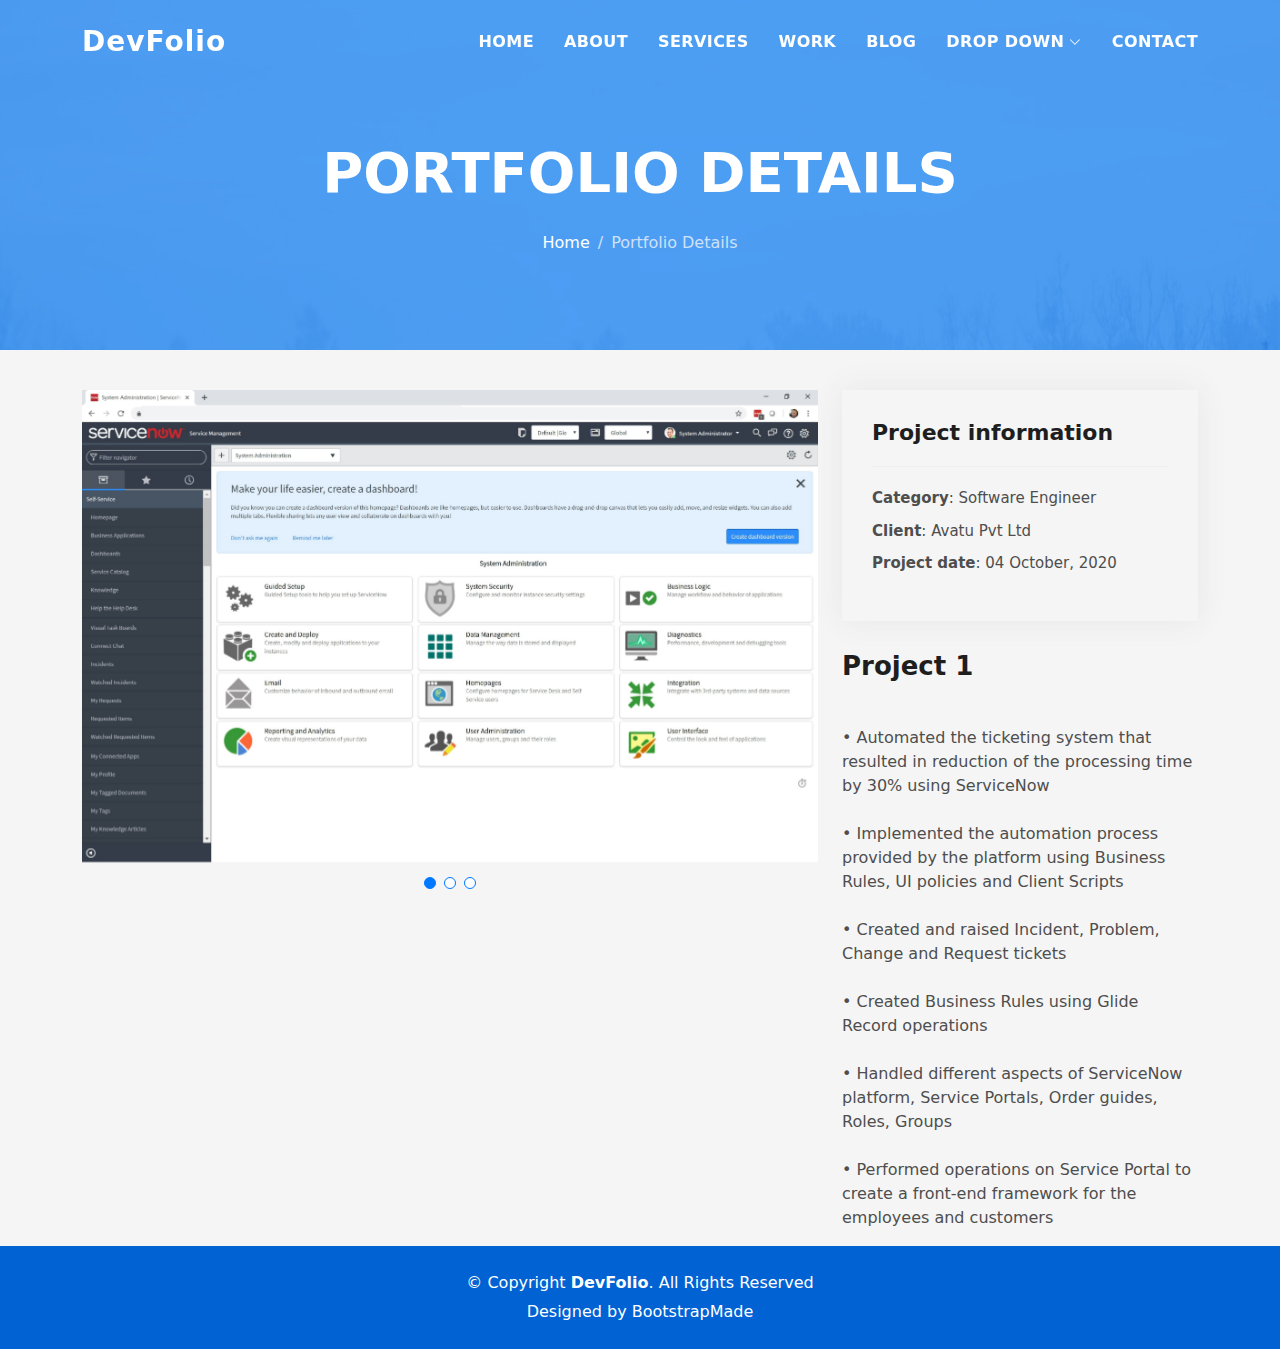
<file: portfolio-details.html>
<!DOCTYPE html>
<html lang="en">

<head>
  <meta charset="utf-8">
  <meta content="width=device-width, initial-scale=1.0" name="viewport">

  <title>DevFolio Bootstrap Portfolio Template - Portfolio Details</title>
  <meta content="" name="description">
  <meta content="" name="keywords">

  <!-- Favicons -->
  <link href="assets/img/favicon.png" rel="icon">
  <link href="assets/img/apple-touch-icon.png" rel="apple-touch-icon">

  <!-- Vendor CSS Files -->
  <link href="assets/vendor/bootstrap/css/bootstrap.min.css" rel="stylesheet">
  <link href="assets/vendor/bootstrap-icons/bootstrap-icons.css" rel="stylesheet">
  <link href="assets/vendor/glightbox/css/glightbox.min.css" rel="stylesheet">
  <link href="assets/vendor/swiper/swiper-bundle.min.css" rel="stylesheet">

  <!-- Template Main CSS File -->
  <link href="assets/css/style.css" rel="stylesheet">

  <!-- =======================================================
  * Template Name: DevFolio - v4.9.1
  * Template URL: https://bootstrapmade.com/devfolio-bootstrap-portfolio-html-template/
  * Author: BootstrapMade.com
  * License: https://bootstrapmade.com/license/
  ======================================================== -->
</head>

<body>

  <!-- ======= Header ======= -->
  <header id="header" class="fixed-top">
    <div class="container d-flex align-items-center justify-content-between">

      <h1 class="logo"><a href="index.html">DevFolio</a></h1>
      <!-- Uncomment below if you prefer to use an image logo -->
      <!-- <a href="index.html" class="logo"><img src="assets/img/logo.png" alt="" class="img-fluid"></a>-->

      <nav id="navbar" class="navbar">
        <ul>
          <li><a class="nav-link scrollto " href="#hero">Home</a></li>
          <li><a class="nav-link scrollto" href="#about">About</a></li>
          <li><a class="nav-link scrollto" href="#services">Services</a></li>
          <li><a class="nav-link scrollto " href="#work">Work</a></li>
          <li><a class="nav-link scrollto " href="#blog">Blog</a></li>
          <li class="dropdown"><a href="#"><span>Drop Down</span> <i class="bi bi-chevron-down"></i></a>
            <ul>
              <li><a href="#">Drop Down 1</a></li>
              <li class="dropdown"><a href="#"><span>Deep Drop Down</span> <i class="bi bi-chevron-right"></i></a>
                <ul>
                  <li><a href="#">Deep Drop Down 1</a></li>
                  <li><a href="#">Deep Drop Down 2</a></li>
                  <li><a href="#">Deep Drop Down 3</a></li>
                  <li><a href="#">Deep Drop Down 4</a></li>
                  <li><a href="#">Deep Drop Down 5</a></li>
                </ul>
              </li>
              <li><a href="#">Drop Down 2</a></li>
              <li><a href="#">Drop Down 3</a></li>
              <li><a href="#">Drop Down 4</a></li>
            </ul>
          </li>
          <li><a class="nav-link scrollto" href="#contact">Contact</a></li>
        </ul>
        <i class="bi bi-list mobile-nav-toggle"></i>
      </nav><!-- .navbar -->

    </div>
  </header><!-- End Header -->

  <div class="hero hero-single route bg-image" style="background-image: url(assets/img/overlay-bg.jpg)">
    <div class="overlay-mf"></div>
    <div class="hero-content display-table">
      <div class="table-cell">
        <div class="container">
          <h2 class="hero-title mb-4">Portfolio Details</h2>
          <ol class="breadcrumb d-flex justify-content-center">
            <li class="breadcrumb-item">
              <a href="#">Home</a>
            </li>
            <li class="breadcrumb-item active">Portfolio Details</li>
          </ol>
        </div>
      </div>
    </div>
  </div>

  <main id="main">

    <!-- ======= Portfolio Details Section ======= -->
    <section id="portfolio-details" class="portfolio-details">
      <div class="container">

        <div class="row gy-4">

          <div class="col-lg-8">
            <div class="portfolio-details-slider swiper">
              <div class="swiper-wrapper align-items-center">

                <div class="swiper-slide">
                  <img src="assets/img/A ServiceNow Instance.jpg" alt="">
                </div>

                <div class="swiper-slide">
                  <img src="assets/img/ServiceNow1.jpg" alt="">
                </div>

                <div class="swiper-slide">
                  <img src="assets/img/Unknown.jpg" alt="">
                </div>

              </div>
              <div class="swiper-pagination"></div>
            </div>
          </div>

          <div class="col-lg-4">
            <div class="portfolio-info">
              <h3>Project information</h3>
              <ul>
                <li><strong>Category</strong>: Software Engineer</li>
                <li><strong>Client</strong>: Avatu Pvt Ltd</li>
                <li><strong>Project date</strong>: 04 October, 2020</li>
                <!-- <li><strong>Project URL</strong>: <a href="#">www.example.com</a></li> -->
              </ul>
            </div>
            <div class="portfolio-description">
              <h2>Project 1</h2>
              <p>
              <br>  •	Automated the ticketing system that resulted in reduction of the processing time by 30% using ServiceNow </br>
              <br>  •	Implemented the automation process provided by the platform using Business Rules, UI policies and Client Scripts</br>
              <br>  •	Created and raised Incident, Problem, Change and Request tickets </br>
              <br>  •	Created Business Rules using Glide Record operations</br>
              <br>  •	Handled different aspects of ServiceNow platform, Service Portals, Order guides, Roles, Groups</br>
              <br>  •	Performed operations on Service Portal to create a front-end framework for the employees and customers </br>

              </p>
            </div>
          </div>

        </div>

      </div>
    </section><!-- End Portfolio Details Section -->

  </main><!-- End #main -->

  <!-- ======= Footer ======= -->
  <footer>
    <div class="container">
      <div class="row">
        <div class="col-sm-12">
          <div class="copyright-box">
            <p class="copyright">&copy; Copyright <strong>DevFolio</strong>. All Rights Reserved</p>
            <div class="credits">
              <!--
              All the links in the footer should remain intact.
              You can delete the links only if you purchased the pro version.
              Licensing information: https://bootstrapmade.com/license/
              Purchase the pro version with working PHP/AJAX contact form: https://bootstrapmade.com/buy/?theme=DevFolio
            -->
              Designed by <a href="https://bootstrapmade.com/">BootstrapMade</a>
            </div>
          </div>
        </div>
      </div>
    </div>
  </footer><!-- End  Footer -->

  <div id="preloader"></div>
  <a href="#" class="back-to-top d-flex align-items-center justify-content-center"><i class="bi bi-arrow-up-short"></i></a>

  <!-- Vendor JS Files -->
  <script src="assets/vendor/purecounter/purecounter_vanilla.js"></script>
  <script src="assets/vendor/bootstrap/js/bootstrap.bundle.min.js"></script>
  <script src="assets/vendor/glightbox/js/glightbox.min.js"></script>
  <script src="assets/vendor/swiper/swiper-bundle.min.js"></script>
  <script src="assets/vendor/typed.js/typed.min.js"></script>
  <script src="assets/vendor/php-email-form/validate.js"></script>

  <!-- Template Main JS File -->
  <script src="assets/js/main.js"></script>

</body>

</html>
</file>
<file: assets/css/style.css>
/**
* Template Name: DevFolio - v4.9.1
* Template URL: https://bootstrapmade.com/devfolio-bootstrap-portfolio-html-template/
* Author: BootstrapMade.com
* License: https://bootstrapmade.com/license/
*/

/*--------------------------------------------------------------
# General
--------------------------------------------------------------*/
body {
  background-color: #f5f5f5;
  color: #4e4e4e;
}

h1,
h2,
h3,
h4,
h5,
h6 {
  color: #1e1e1e;
}

a {
  color: #1e1e1e;
  text-decoration: none;
  transition: all 0.5s ease-in-out;
}

a:hover {
  color: #0078ff;
  text-decoration: none;
  transition: all 0.5s ease-in-out;
}

.p-r {
  position: relative;
}

.color-a {
  text-decoration: none;
  color: #0078ff;
}

.color-d {
  color: #f5f5f5;
}

.color-text-a {
  text-decoration: none;
  color: #4e4e4e;
}

.box-shadow,
.card-blog,
.work-box,
.service-box,
.paralax-mf {
  box-shadow: 0 13px 8px -10px rgba(0, 0, 0, 0.1);
}

.box-shadow-a,
.button:hover {
  text-decoration: none;
  box-shadow: 0 0 0 4px #cde1f8;
}

.display-5 {
  font-size: 2.5rem;
  font-weight: 300;
  line-height: 1.1;
}

.display-6 {
  font-size: 2rem;
  font-weight: 300;
  line-height: 1.1;
}

.avatar {
  width: 32px;
  height: 32px;
  margin-right: 4px;
  overflow: hidden;
}

.bg-image {
  background-repeat: no-repeat;
  background-attachment: fixed;
  background-size: cover;
  background-position: center;
  padding-top: ;
}

@media (max-width: 1024px) {
  .bg-image {
    background-attachment: scroll;
  }
}

.overlay-mf {
  background-color: #0078ff;
}

.overlay-mf {
  position: absolute;
  top: 0;
  left: 0px;
  padding: 0;
  height: 100%;
  width: 100%;
  opacity: 0.7;
}

.paralax-mf {
  position: relative;
  padding: 8rem 0;
}

.display-table {
  width: 100%;
  height: 100%;
  display: table;
}

.table-cell {
  display: table-cell;
  vertical-align: middle;
}

/*--/ Sections /--*/
.sect-4 {
  padding: 4rem 0;
}

.sect-pt4 {
  padding-top: 4rem;
}

.sect-mt4 {
  margin-top: 4rem;
}

/*--/ Title s /--*/
.title-s {
  font-weight: 600;
  color: #1e1e1e;
  font-size: 1.1rem;
}

/*--/ Title A /--*/
.title-box {
  margin-bottom: 4rem;
}

.title-a {
  text-decoration: none;
  font-size: 3rem;
  font-weight: bold;
  text-transform: uppercase;
}

.subtitle-a {
  text-decoration: none;
  color: #4e4e4e;
}

.line-mf {
  width: 40px;
  height: 5px;
  background-color: #0078ff;
  margin: 0 auto;
}

/*--/ Title Left /--*/
.title-box-2 {
  margin-bottom: 3rem;
}

.title-left {
  font-size: 2rem;
  position: relative;
}

.title-left:before {
  content: "";
  position: absolute;
  height: 3px;
  background-color: #0078ff;
  width: 100px;
  bottom: -12px;
}

/*------/ Box /------*/
.box-pl2 {
  padding-left: 2rem;
}

.box-shadow-full {
  padding: 3rem 1.25rem;
  position: relative;
  background-color: #fff;
  margin-bottom: 3rem;
  z-index: 2;
  box-shadow: 0 1px 1px 0 rgba(0, 0, 0, 0.06), 0 2px 5px 0 rgba(0, 0, 0, 0.2);
}

@media (min-width: 768px) {
  .box-shadow-full {
    padding: 3rem;
  }
}

/*------/ Socials /------*/
.socials {
  padding: 1.5rem 0;
}

.socials ul li {
  display: inline-block;
}

.socials .ico-circle {
  height: 40px;
  width: 40px;
  font-size: 1.2rem;
  border-radius: 50%;
  line-height: 1.6;
  margin: 0 15px 0 0;
  box-shadow: 0 0 0 3px #0078ff;
  transition: all 500ms ease;
}

.socials .ico-circle:hover {
  background-color: #0078ff;
  color: #fff;
  box-shadow: 0 0 0 3px #cde1f8;
  transition: all 500ms ease;
}

/*------/ Ul resect /------*/
.ul-resect,
.widget-tags ul,
.widget-sidebar .list-sidebar,
.box-comments .list-comments,
.blog-wrapper .post-meta ul,
.list-ico,
.socials ul {
  list-style: none;
  padding-left: 0;
  margin-bottom: 0;
}

.list-ico {
  line-height: 2;
}

.list-ico span {
  color: #0078ff;
  margin-right: 10px;
}

/*------/ Ico Circle /------*/
.ico-circle {
  height: 100px;
  width: 100px;
  font-size: 2rem;
  border-radius: 50%;
  line-height: 1.55;
  margin: 0 auto;
  text-align: center;
  box-shadow: 0 0 0 10px #0078ff;
  display: block;
}

/*------/ Owl Carousel /------*/
.owl-theme .owl-dots {
  text-align: center;
  margin-top: 18px;
}

.owl-theme .owl-dots .owl-dot {
  display: inline-block;
}

.owl-theme .owl-dots .owl-dot span {
  width: 18px;
  height: 7px;
  margin: 5px 5px;
  background: #cde1f8;
  border: 0px solid #cde1f8;
  display: block;
  transition: all 0.6s ease-in-out;
  cursor: pointer;
}

.owl-theme .owl-dots .owl-dot:hover span {
  background-color: #cde1f8;
}

.owl-theme .owl-dots .owl-dot.active span {
  background-color: #1B1B1B;
  width: 25px;
}

/*--/ Scrolltop s /--*/
.scrolltop-mf {
  position: relative;
  display: none;
}

.scrolltop-mf span {
  z-index: 999;
  position: fixed;
  width: 42px;
  height: 42px;
  background-color: #0078ff;
  opacity: 0.7;
  font-size: 1.6rem;
  line-height: 1.5;
  text-align: center;
  color: #fff;
  top: auto;
  left: auto;
  right: 30px;
  bottom: 50px;
  cursor: pointer;
  border-radius: 50%;
}

/*--------------------------------------------------------------
# Back to top button
--------------------------------------------------------------*/
.back-to-top {
  position: fixed;
  visibility: hidden;
  opacity: 0;
  right: 15px;
  bottom: 15px;
  z-index: 996;
  background: #0078ff;
  width: 40px;
  height: 40px;
  border-radius: 50px;
  transition: all 0.4s;
}

.back-to-top i {
  font-size: 28px;
  color: #fff;
  line-height: 0;
}

.back-to-top:hover {
  background: #298eff;
  color: #fff;
}

.back-to-top.active {
  visibility: visible;
  opacity: 1;
}

/*------/ Prelaoder /------*/
#preloader {
  position: fixed;
  top: 0;
  left: 0;
  right: 0;
  bottom: 0;
  z-index: 9999;
  overflow: hidden;
  background: #fff;
}

#preloader:before {
  content: "";
  position: fixed;
  top: calc(50% - 30px);
  left: calc(50% - 30px);
  border: 6px solid #f2f2f2;
  border-top: 6px solid #0078ff;
  border-radius: 50%;
  width: 60px;
  height: 60px;
  -webkit-animation: animate-preloader 1s linear infinite;
  animation: animate-preloader 1s linear infinite;
}

@-webkit-keyframes animate-preloader {
  0% {
    transform: rotate(0deg);
  }

  100% {
    transform: rotate(360deg);
  }
}

@keyframes animate-preloader {
  0% {
    transform: rotate(0deg);
  }

  100% {
    transform: rotate(360deg);
  }
}

/*------/ Button /------*/
.button {
  display: inline-block;
  padding: 0.3rem 0.6rem;
  text-align: center;
  vertical-align: middle;
  -webkit-user-select: none;
  -moz-user-select: none;
  user-select: none;
  font-size: 1rem;
  border-radius: 0.3rem;
  border: 1px solid transparent;
  transition: all 500ms ease;
  cursor: pointer;
}

.button:focus {
  outline: 0;
}

.button:hover {
  background-color: #0062d3;
  color: #fff;
  transition: all 500ms ease;
}

.button-a {
  text-decoration: none;
  background-color: #0078ff;
  color: #fff;
  border-color: #cde1f8;
}

.button-big {
  padding: 0.9rem 2.3rem;
  font-size: 1.2rem;
}

.button-rouded {
  border-radius: 5rem;
}

.btn-lg {
  padding: 0.5rem 1rem;
  font-size: 1.25rem;
  line-height: 1.5;
  border-radius: 0.3rem;
}

/*--------------------------------------------------------------
# Header
--------------------------------------------------------------*/
#header {
  transition: all 0.5s;
  z-index: 997;
  padding: 20px 0;
}

#header .logo {
  font-size: 28px;
  margin: 0;
  padding: 0;
  font-weight: 600;
  letter-spacing: 1px;
}

#header .logo a {
  color: #fff;
}

#header .logo img {
  max-height: 40px;
}

#header.header-scrolled {
  background: rgba(0, 0, 0, 0.9);
  padding: 12px 0;
}

/*--------------------------------------------------------------
# Navigation Menu
--------------------------------------------------------------*/
/**
* Desktop Navigation 
*/
.navbar {
  padding: 0;
}

.navbar ul {
  margin: 0;
  padding: 0;
  display: flex;
  list-style: none;
  align-items: center;
}

.navbar li {
  position: relative;
}

.navbar>ul>li {
  white-space: nowrap;
  padding: 10px 0 10px 30px;
}

.navbar a,
.navbar a:focus {
  display: flex;
  align-items: center;
  justify-content: space-between;
  color: #fff;
  font-size: 16px;
  font-weight: 600;
  padding: 0;
  white-space: nowrap;
  transition: 0.3s;
  letter-spacing: 0.4px;
  position: relative;
  text-transform: uppercase;
}

.navbar a i,
.navbar a:focus i {
  font-size: 12px;
  line-height: 0;
  margin-left: 5px;
}

.navbar>ul>li>a:before {
  content: "";
  position: absolute;
  width: 100%;
  height: 2px;
  bottom: -6px;
  left: 0;
  width: 0;
  background-color: #fff;
  visibility: hidden;
  transition: all 0.3s ease-in-out 0s;
}

.navbar a:hover:before,
.navbar li:hover>a:before,
.navbar .active:before {
  visibility: visible;
  width: 80%;
}

.navbar a:hover,
.navbar .active,
.navbar .active:focus,
.navbar li:hover>a {
  color: #fff;
}

.navbar .dropdown ul {
  display: block;
  position: absolute;
  left: 30px;
  top: calc(100% + 30px);
  margin: 0;
  padding: 10px 0;
  z-index: 99;
  opacity: 0;
  visibility: hidden;
  background: #fff;
  box-shadow: 0px 0px 30px rgba(127, 137, 161, 0.25);
  transition: 0.3s;
}

.navbar .dropdown ul li {
  min-width: 200px;
}

.navbar .dropdown ul a {
  padding: 10px 20px;
  font-size: 14px;
  text-transform: none;
  color: #4e4e4e;
}

.navbar .dropdown ul a i {
  font-size: 12px;
}

.navbar .dropdown ul a:hover,
.navbar .dropdown ul .active:hover,
.navbar .dropdown ul li:hover>a {
  color: #0078ff;
}

.navbar .dropdown:hover>ul {
  opacity: 1;
  top: 100%;
  visibility: visible;
}

.navbar .dropdown .dropdown ul {
  top: 0;
  left: calc(100% - 30px);
  visibility: hidden;
}

.navbar .dropdown .dropdown:hover>ul {
  opacity: 1;
  top: 0;
  left: 100%;
  visibility: visible;
}

@media (max-width: 1366px) {
  .navbar .dropdown .dropdown ul {
    left: -90%;
  }

  .navbar .dropdown .dropdown:hover>ul {
    left: -100%;
  }
}

/**
* Mobile Navigation 
*/
.mobile-nav-toggle {
  color: #fff;
  font-size: 28px;
  cursor: pointer;
  display: none;
  line-height: 0;
  transition: 0.5s;
}

@media (max-width: 991px) {
  .mobile-nav-toggle {
    display: block;
  }

  .navbar ul {
    display: none;
  }
}

.navbar-mobile {
  position: fixed;
  overflow: hidden;
  top: 0;
  right: 0;
  left: 0;
  bottom: 0;
  background: rgba(78, 78, 78, 0.9);
  transition: 0.3s;
  z-index: 999;
}

.navbar-mobile .mobile-nav-toggle {
  position: absolute;
  top: 15px;
  right: 15px;
}

.navbar-mobile ul {
  display: block;
  position: absolute;
  top: 55px;
  right: 15px;
  bottom: 15px;
  left: 15px;
  padding: 10px 0;
  background-color: #fff;
  overflow-y: auto;
  transition: 0.3s;
}

.navbar-mobile>ul>li {
  padding: 0;
}

.navbar-mobile a:hover:before,
.navbar-mobile li:hover>a:before,
.navbar-mobile .active:before {
  visibility: hidden;
}

.navbar-mobile a,
.navbar-mobile a:focus {
  padding: 10px 20px;
  font-size: 15px;
  color: #4e4e4e;
}

.navbar-mobile a:hover,
.navbar-mobile .active,
.navbar-mobile li:hover>a {
  color: #0078ff;
}

.navbar-mobile .getstarted,
.navbar-mobile .getstarted:focus {
  margin: 15px;
}

.navbar-mobile .dropdown ul {
  position: static;
  display: none;
  margin: 10px 20px;
  padding: 10px 0;
  z-index: 99;
  opacity: 1;
  visibility: visible;
  background: #fff;
  box-shadow: 0px 0px 30px rgba(127, 137, 161, 0.25);
}

.navbar-mobile .dropdown ul li {
  min-width: 200px;
}

.navbar-mobile .dropdown ul a {
  padding: 10px 20px;
}

.navbar-mobile .dropdown ul a i {
  font-size: 12px;
}

.navbar-mobile .dropdown ul a:hover,
.navbar-mobile .dropdown ul .active:hover,
.navbar-mobile .dropdown ul li:hover>a {
  color: #0078ff;
}

.navbar-mobile .dropdown>.dropdown-active {
  display: block;
}

/*--------------------------------------------------------------
#   Section
--------------------------------------------------------------*/
.hero {
  height: 100vh;
  position: relative;
  color: #fff;
}

.hero .hero-content {
  text-align: center;
  position: absolute;
}

.hero .overlay-itro {
  background-color: rgba(0, 0, 0, 0.6);
  position: absolute;
  top: 0;
  left: 0px;
  padding: 0;
  height: 100%;
  width: 100%;
  opacity: 0.9;
}

.hero .hero-title {
  color: #fff;
  font-weight: 600;
  font-size: 3rem;
}

@media (min-width: 768px) {
  .hero .hero-title {
    font-size: 4.5rem;
  }
}

.hero .hero-subtitle {
  font-size: 1.5rem;
  font-weight: 600;
}

@media (min-width: 768px) {
  .hero .hero-subtitle {
    font-size: 2.5rem;
  }
}

.hero .text-slider-items {
  display: none;
}

.hero-single {
  height: 350px;
}

.hero-single .hero-content {
  margin-top: 30px;
}

.hero-single .hero-title {
  text-transform: uppercase;
  font-size: 3rem;
}

@media (min-width: 768px) {
  .hero-single .hero-title {
    font-size: 3.5rem;
  }
}

.hero-single .breadcrumb {
  background-color: transparent;
  color: #0078ff;
}

.hero-single .breadcrumb .breadcrumb-item:before {
  color: #cde1f8;
}

.hero-single .breadcrumb .breadcrumb-item.active {
  color: #cde1f8;
}

.hero-single .breadcrumb a {
  color: #fff;
}

/*--------------------------------------------------------------
# About
--------------------------------------------------------------*/
.about-mf .box-shadow-full {
  padding-top: 4rem;
  padding-bottom: 4rem;
}

.about-mf .about-img {
  margin-bottom: 2rem;
}

.about-mf .about-img img {
  margin-left: 10px;
}

@media (min-width: 767px) {
  .about-mf .box-pl2 {
    margin-top: 3rem;
    padding-left: 0rem;
  }
}

.skill-mf span {
  color: #4e4e4e;
}

.skill-mf .progress {
  background-color: #cde1f8;
  margin: 0.5rem 0 1.2rem 0;
  border-radius: 0;
  height: 0.7rem;
}

.skill-mf .progress .progress-bar {
  height: 0.7rem;
  background-color: #0078ff;
}

/*--------------------------------------------------------------
# Services
--------------------------------------------------------------*/
.service-box {
  background-color: #fff;
  padding: 2.5rem 1.3rem;
  border-radius: 1rem;
  margin-bottom: 3rem;
  text-align: center;
}

.service-box:hover .ico-circle {
  transition: all 500ms ease;
  color: #fff;
  background-color: #0078ff;
  box-shadow: 0 0 0 10px #cde1f8;
}

.service-box .service-ico {
  margin-bottom: 1rem;
  color: #1e1e1e;
}

.service-box .ico-circle {
  transition: all 500ms ease;
  display: inline-flex;
  align-items: center;
  justify-content: center;
}

.service-box .ico-circle i {
  line-height: 0;
  font-size: 40px;
}

.service-box .s-title {
  font-size: 1.4rem;
  text-transform: uppercase;
  text-align: center;
  padding: 0.4rem 0;
}

.service-box .s-description {
  color: #4e4e4e;
}

/*--------------------------------------------------------------
# Counter
--------------------------------------------------------------*/
.counter-box {
  color: #fff;
  text-align: center;
}

@media (min-width: 577px) {
  .counter-box {
    margin-bottom: 1.8rem;
  }
}

.counter-ico {
  margin-bottom: 1rem;
}

.counter-ico .ico-circle {
  height: 60px;
  width: 60px;
  line-height: 1.5;
  box-shadow: 0 0 0 10px #cde1f8;
}

.counter-num .counter {
  font-size: 2rem;
  margin-bottom: 0;
}

/*--------------------------------------------------------------
# Portfolio
--------------------------------------------------------------*/
.work-box {
  margin-bottom: 3rem;
  -webkit-backface-visibility: hidden;
  backface-visibility: hidden;
  background-color: #fff;
}

.work-box:hover img {
  transform: scale(1.3);
}

.work-img {
  display: block;
  overflow: hidden;
}

.work-img img {
  transition: all 1s;
}

.work-content {
  padding: 2rem 3% 1rem 4%;
}

.work-content .w-more {
  color: #4e4e4e;
  font-size: 0.8rem;
}

.work-content .w-more .w-ctegory {
  color: #0078ff;
}

.work-content .w-like {
  font-size: 2.5rem;
  color: #0078ff;
  float: right;
}

.work-content .w-like a {
  color: #0078ff;
}

.work-content .w-like .num-like {
  font-size: 0.7rem;
}

.w-title {
  font-size: 1.2rem;
}

/*--------------------------------------------------------------
# Portfolio Details
--------------------------------------------------------------*/
.portfolio-details {
  padding-top: 40px;
}

.portfolio-details .portfolio-details-slider img {
  width: 100%;
}

.portfolio-details .portfolio-details-slider .swiper-pagination {
  margin-top: 20px;
  position: relative;
}

.portfolio-details .portfolio-details-slider .swiper-pagination .swiper-pagination-bullet {
  width: 12px;
  height: 12px;
  background-color: #fff;
  opacity: 1;
  border: 1px solid #0078ff;
}

.portfolio-details .portfolio-details-slider .swiper-pagination .swiper-pagination-bullet-active {
  background-color: #0078ff;
}

.portfolio-details .portfolio-info {
  padding: 30px;
  box-shadow: 0px 0 30px rgba(78, 78, 78, 0.08);
}

.portfolio-details .portfolio-info h3 {
  font-size: 22px;
  font-weight: 700;
  margin-bottom: 20px;
  padding-bottom: 20px;
  border-bottom: 1px solid #eee;
}

.portfolio-details .portfolio-info ul {
  list-style: none;
  padding: 0;
  font-size: 15px;
}

.portfolio-details .portfolio-info ul li+li {
  margin-top: 10px;
}

.portfolio-details .portfolio-description {
  padding-top: 30px;
}

.portfolio-details .portfolio-description h2 {
  font-size: 26px;
  font-weight: 700;
  margin-bottom: 20px;
}

.portfolio-details .portfolio-description p {
  padding: 0;
}

/*--------------------------------------------------------------
# Testimonials
--------------------------------------------------------------*/
.testimonial-box {
  color: #fff;
  text-align: center;
}

.testimonial-box .author-test {
  margin-top: 1rem;
}

.testimonial-box .author-test img {
  margin: 0 auto;
}

.testimonial-box .author {
  color: #fff;
  text-transform: uppercase;
  font-weight: 600;
  margin: 1rem 0;
  display: block;
  font-size: 1.4rem;
}

.testimonial-box .comit {
  font-size: 2rem;
  color: #0078ff;
  background-color: #fff;
  width: 52px;
  height: 52px;
  display: block;
  margin: 0 auto;
  border-radius: 50%;
  line-height: 1.6;
}

@media (min-width: 768px) {
  .testimonial-box .description {
    padding: 0 5rem;
  }
}

@media (min-width: 992px) {
  .testimonial-box .description {
    padding: 0 8rem;
  }
}

@media (min-width: 1200px) {
  .testimonial-box .description {
    padding: 0 13rem;
  }
}

.swiper-pagination {
  margin-top: 20px;
  position: relative;
}

.swiper-pagination .swiper-pagination-bullet {
  width: 12px;
  height: 12px;
  background-color: rgba(255, 255, 255, 0.4);
  opacity: 1;
}

.swiper-pagination .swiper-pagination-bullet-active {
  background-color: #fff;
}

/*--------------------------------------------------------------
# Contact
--------------------------------------------------------------*/
.footer-paralax {
  padding: 4rem 0 0 0;
}

.contact-mf {
  margin-top: 4rem;
}

@media (min-width: 767px) {
  .contact-mf .box-pl2 {
    margin-top: 3rem;
    padding-left: 0rem;
  }
}

.php-email-form .error-message {
  display: none;
  color: #fff;
  background: #ed3c0d;
  text-align: center;
  padding: 15px;
  font-weight: 600;
}

.php-email-form .sent-message {
  display: none;
  color: #fff;
  background: #18d26e;
  text-align: center;
  padding: 15px;
  font-weight: 600;
}

.php-email-form .loading {
  display: none;
  background: #fff;
  text-align: center;
  padding: 15px;
}

.php-email-form .loading:before {
  content: "";
  display: inline-block;
  border-radius: 50%;
  width: 24px;
  height: 24px;
  margin: 0 10px -6px 0;
  border: 3px solid #18d26e;
  border-top-color: #eee;
  -webkit-animation: animate-loading 1s linear infinite;
  animation: animate-loading 1s linear infinite;
}

.php-email-form input,
.php-email-form textarea {
  border-radius: 0;
  box-shadow: none;
  font-size: 14px;
}

.php-email-form input:focus,
.php-email-form textarea:focus {
  border-color: #0078ff;
}

.php-email-form input {
  padding: 10px 15px;
}

.php-email-form textarea {
  padding: 12px 15px;
  margin-bottom: 0;
}

.php-email-form button[type=submit] {
  background: #0078ff;
  border: 0;
  padding: 10px 24px;
  color: #fff;
  transition: 0.4s;
}

.php-email-form button[type=submit]:hover {
  background: #3393ff;
}

@-webkit-keyframes animate-loading {
  0% {
    transform: rotate(0deg);
  }

  100% {
    transform: rotate(360deg);
  }
}

@keyframes animate-loading {
  0% {
    transform: rotate(0deg);
  }

  100% {
    transform: rotate(360deg);
  }
}

/*--------------------------------------------------------------
# Blog
--------------------------------------------------------------*/
@media (min-width: 767px) {
  .card-blog {
    margin-bottom: 3rem;
  }
}

.card-blog .card-body {
  position: relative;
}

.card-blog .card-category-box {
  position: absolute;
  text-align: center;
  top: -16px;
  left: 15px;
  right: 15px;
  line-height: 25px;
  overflow: hidden;
}

.card-blog .card-category {
  display: inline-block;
  color: #fff;
  padding: 0 15px 5px;
  overflow: hidden;
  background-color: #0078ff;
  border-radius: 4px;
}

.card-blog .card-category .category {
  color: #fff;
  display: inline-block;
  text-transform: uppercase;
  font-size: 0.7rem;
  letter-spacing: 0.1px;
  margin-bottom: 0;
}

.card-blog .card-title {
  font-size: 1.3rem;
  margin-top: 0.6rem;
}

.card-blog .card-description {
  color: #4e4e4e;
}

.card-blog .post-author {
  display: inline-block;
}

.card-blog .post-date {
  color: #4e4e4e;
  display: inline-block;
  float: right;
}

/*--------------------------------------------------------------
# Blog Single
--------------------------------------------------------------*/
.post-box,
.form-comments,
.box-comments,
.widget-sidebar {
  padding: 2rem;
  background-color: #fff;
  margin-bottom: 3rem;
}

@media (min-width: 768px) {

  .post-box,
  .form-comments,
  .box-comments,
  .widget-sidebar {
    padding: 3rem;
  }
}

.blog-wrapper .article-title {
  font-size: 1.5rem;
}

@media (min-width: 768px) {
  .blog-wrapper .article-title {
    font-size: 1.9rem;
  }
}

.blog-wrapper .post-meta {
  margin: 1rem 0;
}

.blog-wrapper .post-meta ul {
  border-left: 4px solid #0078ff;
  margin-top: 1rem;
}

.blog-wrapper .post-meta ul li {
  display: inline-block;
  margin-left: 15px;
}

.blog-wrapper .post-meta ul a {
  color: #0078ff;
}

.blog-wrapper .post-meta ul span {
  color: #1e1e1e;
}

.blog-wrapper .blockquote {
  border-left: 4px solid #0078ff;
  padding: 18px;
  font-style: italic;
}

/*------/ Comments /------*/
.box-comments .list-comments li {
  padding-bottom: 40px;
}

.box-comments .list-comments .comment-avatar {
  display: table-cell;
  vertical-align: top;
}

.box-comments .list-comments .comment-avatar img {
  width: 80px;
  height: 80px;
}

.box-comments .list-comments .comment-author {
  font-size: 1.3rem;
}

@media (min-width: 768px) {
  .box-comments .list-comments .comment-author {
    font-size: 1.5rem;
  }
}

.box-comments .list-comments .comment-details {
  display: table-cell;
  vertical-align: top;
  padding-left: 25px;
}

.box-comments .list-comments a {
  color: #0078ff;
}

.box-comments .list-comments span {
  color: #1e1e1e;
  font-style: italic;
}

.box-comments .comment-children {
  margin-left: 40px;
}

/*------/ Sidebar /------*/
.widget-sidebar .sidebar-title {
  font-size: 1.6rem;
  font-weight: 600;
  border-left: 5px solid #0078ff;
  padding-left: 15px;
  text-transform: uppercase;
  margin-bottom: 1.5rem;
}

.widget-sidebar .list-sidebar li {
  position: relative;
  padding: 6px 0 6px 24px;
}

.widget-sidebar .list-sidebar li:before {
  position: absolute;
  content: "";
  width: 10px;
  height: 1px;
  left: 0;
  background-color: #0078ff;
  top: 20px;
}

.sidebar-search input {
  background-color: #fff;
  border-radius: 0;
  transition: all 0.5s ease-in-out;
}

.sidebar-search .btn-search {
  background-color: #0078ff;
  border-color: #0078ff;
  border-radius: 0;
  padding-left: 20px;
  padding-right: 20px;
}

.widget-tags ul li {
  display: inline-block;
  background-color: #0078ff;
  padding: 0.2rem 0.6rem;
  margin-bottom: 0.5rem;
  border-radius: 15px;
}

.widget-tags ul li a {
  color: #fff;
}

/*--------------------------------------------------------------
# Footer
--------------------------------------------------------------*/
footer {
  text-align: center;
  color: #fff;
  padding: 25px 0;
  background: #0062d3;
}

footer .copyright {
  margin-bottom: 0.3rem;
}

footer .credits {
  margin-bottom: 0;
}

footer .credits a {
  color: #fff;
}
.sr-only{
  position:absolute;
  left:-10000px;
  top:auto;
  width:1px;
  height:1px;
  overflow:hidden;
}
</file>
